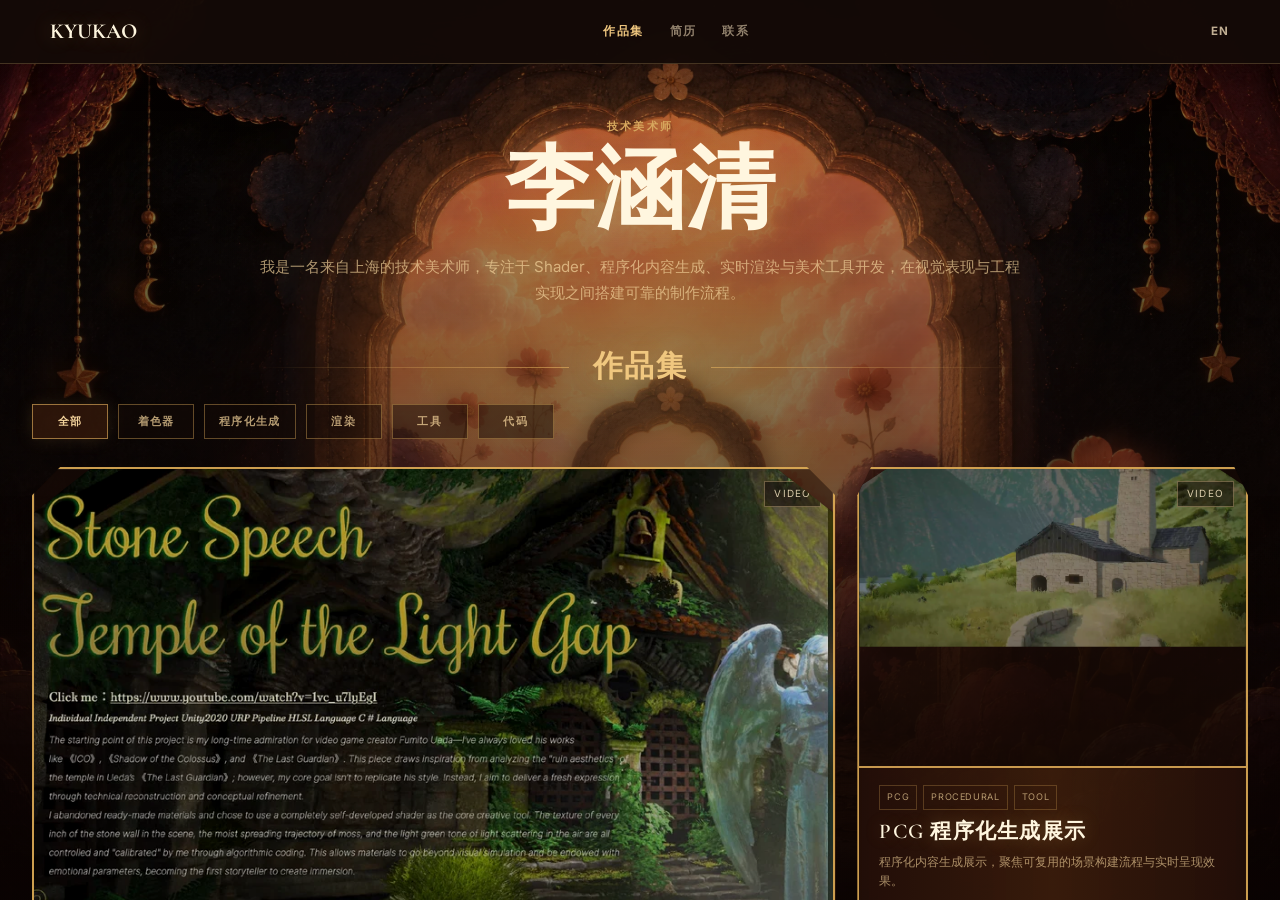
<file: index.html>
<!DOCTYPE html>
<html lang="zh-CN">
<head>
  <meta charset="UTF-8" />
  <meta name="viewport" content="width=device-width, initial-scale=1.0" />
  <title>KYUKAO | Portfolio Entry</title>
  <style>
    @import url('https://fonts.googleapis.com/css2?family=Cormorant+Garamond:wght@500;600;700&family=Inter:wght@400;500;700&display=swap');

    :root {
      --ink: #1d110c;
      --paper: #fff4dc;
      --gold: #f8cf84;
      --glow: rgba(255, 183, 96, 0.56);
      --shadow: rgba(18, 7, 4, 0.72);
    }

    * { box-sizing: border-box; }

    html,
    body {
      width: 100%;
      min-height: 100%;
      margin: 0;
      background: #050302;
      color: var(--paper);
      font-family: Inter, "PingFang SC", "Microsoft YaHei", sans-serif;
      overflow: hidden;
    }

    button,
    a {
      font: inherit;
    }

    .entry-stage {
      position: fixed;
      inset: 0;
      isolation: isolate;
      background: #050302;
    }

    .video-layer,
    .opening-video {
      position: absolute;
      inset: 0;
      width: 100%;
      height: 100%;
    }

    .opening-video {
      object-fit: cover;
      opacity: 0;
      transform: scale(1.025);
      filter: saturate(0.96) contrast(1.04) brightness(0.86);
      transition: opacity 700ms ease, transform 6s cubic-bezier(0.16, 1, 0.3, 1), filter 700ms ease;
      background: #050302;
    }

    .opening-video.is-active.is-loaded {
      opacity: 1;
      transform: scale(1.06);
      filter: saturate(1.02) contrast(1.06) brightness(0.9);
    }

    .grade {
      position: absolute;
      inset: 0;
      z-index: 2;
      pointer-events: none;
      background:
        radial-gradient(circle at 50% 42%, rgba(255, 202, 133, 0.1), transparent 30%),
        linear-gradient(90deg, rgba(5, 2, 1, 0.2), transparent 20%, transparent 80%, rgba(5, 2, 1, 0.24)),
        linear-gradient(180deg, rgba(5, 2, 1, 0.32), transparent 26%, rgba(5, 2, 1, 0.42));
      mix-blend-mode: multiply;
    }

    .brand {
      position: absolute;
      top: 50%;
      left: 50%;
      z-index: 5;
      transform: translate(-50%, -50%);
      width: min(86vw, 900px);
      text-align: center;
      pointer-events: none;
      transition: opacity 700ms ease, transform 700ms ease, filter 700ms ease;
    }

    .brand.is-hidden {
      opacity: 0;
      transform: translate(-50%, calc(-50% - 16px));
      filter: blur(8px);
    }

    .brand__name {
      margin: 0;
      font-family: "Cormorant Garamond", Georgia, serif;
      font-size: clamp(3rem, 8vw, 8rem);
      font-weight: 700;
      letter-spacing: 0;
      line-height: 0.86;
      color: #fff4df;
      text-shadow: 0 6px 32px rgba(0, 0, 0, 0.5), 0 0 22px rgba(255, 194, 120, 0.26);
    }

    .brand__role {
      width: min(92vw, 680px);
      margin: 18px auto 0;
      font-size: clamp(0.72rem, 1.4vw, 0.95rem);
      font-weight: 700;
      letter-spacing: 0.22em;
      line-height: 1.6;
      text-transform: uppercase;
      color: rgba(255, 234, 197, 0.82);
      text-shadow: 0 2px 12px rgba(0, 0, 0, 0.5);
    }

    .start-layer {
      position: absolute;
      inset: 0;
      z-index: 8;
      display: grid;
      place-items: end center;
      padding: 0 24px clamp(38px, 7vh, 86px);
      border: 0;
      color: inherit;
      background: transparent;
      cursor: pointer;
      transition: opacity 500ms ease, visibility 500ms ease, background 500ms ease;
    }

    .start-layer.is-waiting {
      background: rgba(0, 0, 0, 0.01);
    }

    .start-layer.is-loading {
      cursor: wait;
    }

    .start-layer.is-loading .start-prompt {
      opacity: 0.62;
    }

    .start-layer.is-hidden {
      opacity: 0;
      visibility: hidden;
      pointer-events: none;
    }

    .start-prompt {
      display: inline-flex;
      align-items: center;
      justify-content: center;
      min-width: 168px;
      min-height: 44px;
      padding: 10px 24px;
      border: 1px solid rgba(255, 221, 167, 0.55);
      border-radius: 999px;
      color: rgba(255, 237, 206, 0.88);
      background: rgba(18, 8, 4, 0.36);
      backdrop-filter: blur(10px);
      box-shadow: 0 12px 38px rgba(0, 0, 0, 0.34), inset 0 0 18px rgba(255, 207, 132, 0.08);
      font-size: 0.72rem;
      font-weight: 700;
      letter-spacing: 0.16em;
      text-transform: uppercase;
    }

    .entry-ui {
      position: absolute;
      inset: 0;
      z-index: 4;
      pointer-events: none;
    }

    .entry-ui.is-ready {
      pointer-events: auto;
    }

    .entry-item {
      position: absolute;
      left: var(--x);
      top: var(--y);
      width: var(--w);
      aspect-ratio: var(--ratio);
      display: block;
      color: var(--paper);
      text-decoration: none;
      opacity: 0;
      transform: translate(-50%, -50%) translateY(18px) scale(0.96);
      filter: blur(6px);
      transition:
        opacity 1050ms ease,
        transform 1050ms cubic-bezier(0.16, 1, 0.3, 1),
        filter 1050ms ease;
      transition-delay: var(--delay);
      pointer-events: none;
    }

    .entry-ui.is-visible .entry-item {
      opacity: 1;
      transform: translate(-50%, -50%) translateY(0) scale(1);
      filter: blur(0);
      pointer-events: auto;
    }

    .entry-item__art {
      position: absolute;
      inset: 0;
      transition: transform 420ms ease, filter 420ms ease;
      filter: drop-shadow(0 18px 24px rgba(25, 6, 2, 0.34));
    }

    .entry-item__art::before,
    .entry-item__art::after {
      content: "";
      position: absolute;
      inset: -9%;
      z-index: 3;
      opacity: 0;
      pointer-events: none;
      border-radius: 48% 48% 10px 10px / 30% 30% 10px 10px;
      transition: opacity 260ms ease, transform 360ms ease;
    }

    .entry-item__art::before {
      border: 1px solid rgba(255, 219, 134, 0.7);
      box-shadow: 0 0 18px rgba(255, 190, 94, 0.42), inset 0 0 18px rgba(255, 218, 138, 0.18);
      transform: scale(0.96);
    }

    .entry-item__art::after {
      background:
        radial-gradient(circle at 28% 22%, rgba(255, 247, 198, 0.95) 0 1.5px, transparent 2.5px),
        radial-gradient(circle at 72% 18%, rgba(255, 207, 112, 0.85) 0 1.2px, transparent 2.5px),
        radial-gradient(circle at 86% 48%, rgba(255, 236, 171, 0.82) 0 1.4px, transparent 2.6px),
        radial-gradient(circle at 18% 62%, rgba(255, 205, 102, 0.72) 0 1.1px, transparent 2.4px);
      filter: drop-shadow(0 0 8px rgba(255, 202, 106, 0.8));
      transform: translateY(6px);
    }

    .entry-item__preview {
      position: absolute;
      left: 14.5%;
      right: 14.5%;
      top: 17%;
      bottom: 11%;
      border-radius: 48% 48% 6px 6px / 28% 28% 6px 6px;
      overflow: hidden;
      background: rgba(15, 8, 5, 0.7);
      box-shadow: inset 0 0 34px rgba(0, 0, 0, 0.44);
    }

    .entry-item__preview img {
      width: 100%;
      height: 100%;
      display: block;
      object-fit: cover;
      transform: scale(1.03);
      transition: transform 600ms ease, filter 600ms ease;
      filter: saturate(0.9) contrast(0.95) brightness(0.84);
    }

    .entry-item__frame {
      position: absolute;
      inset: 0;
      width: 100%;
      height: 100%;
      object-fit: contain;
      pointer-events: none;
    }

    .entry-item::after {
      content: "";
      position: absolute;
      inset: 7% 9%;
      border-radius: 48% 48% 8px 8px / 28% 28% 8px 8px;
      opacity: 0;
      background: radial-gradient(circle at 50% 38%, rgba(255, 206, 119, 0.3), transparent 58%);
      box-shadow: 0 0 32px rgba(255, 184, 92, 0.32), inset 0 0 24px rgba(255, 204, 124, 0.2);
      transition: opacity 420ms ease;
      pointer-events: none;
    }

    .entry-item__label {
      position: absolute;
      left: 50%;
      bottom: calc(100% + clamp(8px, 1.4vw, 18px));
      transform: translateX(-50%);
      min-width: max-content;
      font-family: "Cormorant Garamond", Georgia, serif;
      font-size: clamp(1.65rem, 2.7vw, 3.1rem);
      font-weight: 700;
      line-height: 1;
      color: rgba(46, 23, 14, 0.94);
      text-shadow: 0 1px 0 rgba(255, 232, 185, 0.42), 0 9px 26px rgba(255, 172, 88, 0.18);
      transition: color 360ms ease, transform 360ms ease, text-shadow 360ms ease;
    }

    .entry-item:hover .entry-item__art,
    .entry-item:focus-visible .entry-item__art {
      transform: translateY(-10px) scale(1.06);
      filter:
        drop-shadow(0 24px 32px rgba(25, 6, 2, 0.44))
        drop-shadow(0 0 22px rgba(255, 191, 104, 0.62))
        drop-shadow(0 0 44px rgba(255, 214, 125, 0.28));
    }

    .entry-item:hover .entry-item__preview img,
    .entry-item:focus-visible .entry-item__preview img {
      transform: scale(1.12);
      filter: saturate(1.08) contrast(1.03) brightness(1.08);
    }

    .entry-item:hover::after,
    .entry-item:focus-visible::after {
      opacity: 1;
    }

    .entry-item:hover .entry-item__art::before,
    .entry-item:focus-visible .entry-item__art::before,
    .entry-item:hover .entry-item__art::after,
    .entry-item:focus-visible .entry-item__art::after {
      opacity: 1;
      transform: translateY(0) scale(1);
    }

    .entry-item:hover .entry-item__preview,
    .entry-item:focus-visible .entry-item__preview {
      box-shadow:
        0 0 0 1px rgba(255, 229, 150, 0.6),
        0 0 22px rgba(255, 196, 96, 0.5),
        inset 0 0 34px rgba(255, 217, 142, 0.2);
    }

    .entry-item:hover .entry-item__label,
    .entry-item:focus-visible .entry-item__label {
      color: rgba(25, 10, 4, 0.98);
      transform: translateX(-50%) translateY(-3px);
      text-shadow: 0 1px 0 rgba(255, 238, 200, 0.52), 0 0 22px rgba(255, 190, 104, 0.36);
    }

    .entry-item:hover .entry-item__label::after,
    .entry-item:focus-visible .entry-item__label::after,
    .entry-item.is-selected .entry-item__label::after {
      content: "";
      position: absolute;
      left: 14%;
      right: 14%;
      bottom: -8px;
      height: 1px;
      background: linear-gradient(90deg, transparent, rgba(255, 239, 190, 0.95), transparent);
      box-shadow: 0 0 10px rgba(255, 204, 119, 0.5);
    }

    .entry-item:active .entry-item__art,
    .entry-item.is-pressing .entry-item__art {
      transform: translateY(2px) scale(0.985);
      filter: drop-shadow(0 12px 20px rgba(25, 6, 2, 0.38)) drop-shadow(0 0 30px rgba(255, 205, 112, 0.62));
    }

    .entry-item:active .entry-item__art::before,
    .entry-item.is-pressing .entry-item__art::before {
      opacity: 1;
      animation: entryRipple 520ms ease-out;
    }

    .entry-item.is-selected::before {
      content: "";
      position: absolute;
      left: var(--trail-left, 50%);
      top: var(--trail-top, 94%);
      z-index: -1;
      width: var(--trail-w, 24vw);
      height: var(--trail-h, 14vh);
      border-radius: 0 0 56% 56%;
      opacity: 0;
      transform-origin: 0 50%;
      transform: rotate(var(--trail-angle, 18deg)) scaleX(0);
      border-bottom: 4px solid rgba(255, 219, 126, 0.9);
      border-right: 2px solid rgba(255, 219, 126, 0.36);
      background:
        radial-gradient(circle at 8% 82%, rgba(255, 244, 190, 0.95) 0 2px, transparent 4px),
        radial-gradient(circle at 32% 92%, rgba(255, 203, 93, 0.85) 0 1.5px, transparent 3px),
        radial-gradient(circle at 58% 98%, rgba(255, 241, 175, 0.75) 0 1.5px, transparent 3px);
      box-shadow:
        0 0 18px rgba(255, 198, 95, 0.9),
        0 0 42px rgba(255, 157, 58, 0.45),
        inset 0 -10px 12px rgba(255, 187, 88, 0.18);
      animation: entryTrail 700ms ease-out 80ms forwards;
    }

    .entry-item.is-selected .entry-item__art::before,
    .entry-item.is-selected .entry-item__art::after {
      opacity: 1;
      transform: scale(1.04);
    }

    .entry-item.is-selected .entry-item__art {
      transform: translateY(-8px) scale(1.08);
      filter:
        drop-shadow(0 24px 34px rgba(25, 6, 2, 0.42))
        drop-shadow(0 0 28px rgba(255, 205, 112, 0.82))
        drop-shadow(0 0 64px rgba(255, 168, 72, 0.4));
    }

    .entry-item.is-selected .entry-item__preview {
      box-shadow:
        0 0 0 2px rgba(255, 236, 166, 0.86),
        0 0 28px rgba(255, 206, 105, 0.78),
        0 0 58px rgba(255, 168, 72, 0.36),
        inset 0 0 32px rgba(255, 228, 150, 0.25);
    }

    .entry-item.is-selected .entry-item__label {
      color: #fff8df;
      text-shadow: 0 2px 12px rgba(12, 4, 2, 0.65), 0 0 24px rgba(255, 213, 130, 0.68);
    }

    .entry-ui.is-exiting .entry-item {
      transition-delay: 0ms;
      opacity: 0.38;
      filter: brightness(0.68) saturate(0.78);
      pointer-events: none;
    }

    .entry-ui.is-exiting .entry-item.is-selected {
      opacity: 1;
      transform: translate(-50%, -50%) scale(1.08);
      filter: blur(0) brightness(1.08);
    }

    .entry-item[data-target="resume"] { --trail-angle: -1deg; --trail-w: 42vw; --trail-h: 16vh; --trail-left: 52%; --trail-top: 94%; }
    .entry-item[data-target="portfolio"] { --trail-angle: 9deg; --trail-w: 27vw; --trail-h: 16vh; --trail-left: 50%; --trail-top: 94%; }
    .entry-item[data-target="about"] { --trail-angle: 171deg; --trail-w: 27vw; --trail-h: 16vh; --trail-left: 48%; --trail-top: 94%; }
    .entry-item[data-target="contact"] { --trail-angle: 181deg; --trail-w: 42vw; --trail-h: 16vh; --trail-left: 48%; --trail-top: 94%; }

    @keyframes entryRipple {
      0% { transform: scale(0.92); opacity: 1; }
      100% { transform: scale(1.18); opacity: 0; }
    }

    @keyframes entryTrail {
      0% { opacity: 0; transform: rotate(var(--trail-angle, 18deg)) scaleX(0); }
      30% { opacity: 1; }
      100% { opacity: 1; transform: rotate(var(--trail-angle, 18deg)) scaleX(1); }
    }

    .entry-stage::after {
      content: "";
      position: absolute;
      left: 31%;
      right: 31%;
      top: 54%;
      bottom: 0;
      z-index: 3;
      pointer-events: none;
      opacity: 0;
      clip-path: polygon(46% 0, 54% 0, 64% 100%, 36% 100%);
      background:
        radial-gradient(ellipse at 50% 4%, rgba(255, 242, 176, 0.82), transparent 38%),
        linear-gradient(180deg, rgba(255, 213, 111, 0.5), rgba(255, 161, 57, 0.18) 56%, transparent);
      filter: blur(7px) drop-shadow(0 0 26px rgba(255, 183, 74, 0.72));
      mix-blend-mode: screen;
      transition: opacity 520ms ease;
    }

    .entry-stage.is-routing::after {
      opacity: 1;
    }

    .entry-item {
      cursor: pointer;
    }

    .entry-item.is-pressing {
      cursor: grabbing;
    }

    .entry-item__art {
      z-index: 2;
    }

    .entry-item__art::before {
      inset: -9%;
      border: 0;
      background: radial-gradient(ellipse at 50% 54%, transparent 42%, rgba(255, 230, 142, 0.32) 50%, transparent 61%);
      box-shadow: none;
      mix-blend-mode: screen;
      transform: scale(0.96);
    }

    .entry-item__art::after {
      inset: -22%;
      background:
        radial-gradient(circle at 18% 84%, rgba(255, 247, 194, 1) 0 2px, transparent 4px),
        radial-gradient(circle at 26% 20%, rgba(255, 224, 138, 0.95) 0 1.5px, transparent 3px),
        radial-gradient(circle at 72% 14%, rgba(255, 247, 194, 0.9) 0 1.5px, transparent 3px),
        radial-gradient(circle at 88% 58%, rgba(255, 206, 91, 0.86) 0 1.4px, transparent 3px),
        radial-gradient(circle at 42% 96%, rgba(255, 236, 168, 0.78) 0 1.3px, transparent 3px);
      filter: drop-shadow(0 0 10px rgba(255, 220, 133, 0.95));
    }

    .entry-item:hover .entry-item__art,
    .entry-item:focus-visible .entry-item__art {
      transform: translateY(-10px) scale(1.065);
      filter:
        drop-shadow(0 24px 32px rgba(25, 6, 2, 0.44))
        drop-shadow(0 0 22px rgba(255, 225, 146, 0.7))
        drop-shadow(0 0 54px rgba(255, 158, 56, 0.38));
    }

    .entry-item:hover .entry-item__preview img,
    .entry-item:focus-visible .entry-item__preview img {
      filter: saturate(1.14) contrast(1.06) brightness(1.2);
    }

    .entry-item.is-pressing .entry-item__art,
    .entry-item:active .entry-item__art {
      transform: translateY(3px) scale(1.015);
    }

    .entry-item.is-selected {
      z-index: 6;
    }

    .entry-item.is-selected::before {
      z-index: 1;
      left: var(--trail-left, 50%);
      top: var(--trail-top, 94%);
      width: var(--trail-w, 28vw);
      height: 12px;
      border: 0;
      border-radius: 999px;
      background:
        radial-gradient(circle at 8% 50%, rgba(255, 248, 196, 1) 0 4px, transparent 7px),
        linear-gradient(90deg, rgba(255, 247, 184, 0.96), rgba(255, 199, 78, 0.78) 48%, transparent 100%);
      box-shadow:
        0 0 14px rgba(255, 244, 178, 0.95),
        0 0 34px rgba(255, 193, 80, 0.86),
        0 0 76px rgba(255, 139, 34, 0.52);
      filter: blur(0.2px);
      mix-blend-mode: screen;
      animation: entryTrail 820ms cubic-bezier(.16,.8,.24,1) 70ms forwards;
    }

    .entry-item.is-selected::after {
      opacity: 0;
    }

    .entry-item.is-selected .entry-item__art {
      transform: translateY(-12px) scale(1.11);
      filter:
        drop-shadow(0 28px 36px rgba(25, 6, 2, 0.46))
        drop-shadow(0 0 30px rgba(255, 239, 170, 0.96))
        drop-shadow(0 0 72px rgba(255, 166, 57, 0.56));
    }

    .entry-item.is-selected .entry-item__art::before,
    .entry-item.is-selected .entry-item__art::after {
      opacity: 1;
      transform: scale(1.06);
    }

    .entry-item.is-selected .entry-item__preview img {
      transform: scale(1.1);
      filter: saturate(1.2) contrast(1.08) brightness(1.3);
    }

    .entry-item:hover .entry-item__frame,
    .entry-item:focus-visible .entry-item__frame {
      filter:
        brightness(1.12)
        drop-shadow(0 0 7px rgba(255, 244, 184, 0.86))
        drop-shadow(0 0 20px rgba(255, 182, 72, 0.6));
    }

    .entry-item.is-selected .entry-item__frame {
      filter:
        brightness(1.26)
        contrast(1.06)
        drop-shadow(0 0 5px rgba(255, 255, 215, 1))
        drop-shadow(0 0 18px rgba(255, 220, 120, 0.96))
        drop-shadow(0 0 42px rgba(255, 147, 38, 0.72));
    }

    .entry-item.is-selected .entry-item__label {
      transform: translateX(-50%) translateY(-12px);
      color: #fff8df;
      text-shadow:
        0 2px 14px rgba(12, 4, 2, 0.78),
        0 0 18px rgba(255, 243, 184, 0.82),
        0 0 36px rgba(255, 183, 74, 0.58);
    }

    .entry-ui.is-exiting .entry-item:not(.is-selected) {
      opacity: 0.46;
      filter: brightness(0.56) saturate(0.72);
    }

    .entry-ui.is-exiting .entry-item.is-selected {
      opacity: 1;
      transform: translate(-50%, -50%) scale(1.05);
      filter: brightness(1.12);
    }

    .entry-flow {
      position: absolute;
      inset: 0;
      z-index: 5;
      width: 100%;
      height: 100%;
      pointer-events: none;
      opacity: 0;
      mix-blend-mode: screen;
      transition: opacity 240ms ease;
    }

    .entry-stage.is-routing .entry-flow {
      opacity: 1;
    }

    .entry-flow path {
      opacity: 0;
      fill: none;
      stroke-linecap: round;
      stroke-linejoin: round;
      stroke-dasharray: 92;
      stroke-dashoffset: 92;
    }

    .entry-flow .flow-core {
      stroke: rgba(255, 246, 181, 0.96);
      stroke-width: 0.28;
      filter: drop-shadow(0 0 0.8px rgba(255, 250, 210, 1)) drop-shadow(0 0 2px rgba(255, 176, 62, 0.95));
    }

    .entry-flow .flow-glow {
      stroke: rgba(255, 173, 52, 0.5);
      stroke-width: 1.05;
      filter: blur(0.55px) drop-shadow(0 0 5px rgba(255, 161, 45, 0.86));
    }

    .entry-stage[data-route="resume"] .entry-flow [data-flow="resume"],
    .entry-stage[data-route="portfolio"] .entry-flow [data-flow="portfolio"],
    .entry-stage[data-route="about"] .entry-flow [data-flow="about"],
    .entry-stage[data-route="contact"] .entry-flow [data-flow="contact"] {
      opacity: 1;
      animation: drawFlow 980ms cubic-bezier(.18,.82,.2,1) 80ms forwards;
    }

    .entry-item.is-selected::before {
      display: none;
    }

    @keyframes drawFlow {
      0% { stroke-dashoffset: 92; }
      100% { stroke-dashoffset: 0; }
    }

    .transition-wash {
      display: none;
    }

    .transition-wash.is-visible {
      display: none;
    }

    .entry-stage::after,
    .entry-item::after,
    .entry-item__art::before {
      display: none !important;
    }

    .fallback {
      position: absolute;
      left: 50%;
      bottom: 28px;
      z-index: 9;
      transform: translateX(-50%);
      display: none;
      color: rgba(255, 236, 205, 0.76);
      font-size: 0.78rem;
      text-align: center;
    }

    .fallback.is-visible {
      display: block;
    }

    @media (max-width: 900px) {
      body {
        overflow-y: auto;
      }

      .entry-stage {
        position: relative;
        min-height: 100vh;
        overflow: hidden;
      }

      .entry-ui {
        position: relative;
        z-index: 6;
        display: grid;
        grid-template-columns: repeat(2, minmax(0, 1fr));
        gap: 46px 16px;
        width: min(92vw, 620px);
        margin: 52vh auto 80px;
        padding: 0 10px;
      }

      .entry-item,
      .entry-ui.is-exiting .entry-item.is-selected {
        position: relative;
        left: auto;
        top: auto;
        width: 100%;
        transform: translateY(18px) scale(0.96);
      }

      .entry-ui.is-visible .entry-item {
        transform: translateY(0) scale(1);
      }

      .entry-item__label {
        font-size: clamp(1.55rem, 8vw, 2.2rem);
        color: rgba(255, 232, 196, 0.92);
        text-shadow: 0 4px 20px rgba(0, 0, 0, 0.46);
      }

      .brand {
        top: 38%;
      }

    }

    @media (max-height: 600px) {
      .brand {
        top: 40%;
      }

      .start-layer {
        padding-bottom: 20px;
      }

      .start-prompt {
        min-height: 40px;
        padding: 8px 20px;
      }
    }

    @media (max-width: 520px) {
      .entry-ui {
        grid-template-columns: 1fr;
        width: min(74vw, 320px);
        gap: 54px;
      }

      .entry-item__label {
        bottom: calc(100% + 10px);
      }
    }

    @media (prefers-reduced-motion: reduce) {
      .opening-video,
      .brand,
      .start-layer,
      .entry-item,
      .entry-item__art,
      .entry-item__preview img,
      .transition-wash {
        transition-duration: 1ms !important;
      }
    }
    .portfolio-embed {
      position: fixed;
      inset: 0;
      z-index: 1;
      width: 100%;
      height: 100%;
      border: 0;
      background: transparent;
      transition: opacity 120ms ease;
    }

    /* Remains visible through iframe navigations, so a page switch never
       reveals the iframe's default dark canvas. */
    .shared-page-bg {
      position: fixed;
      inset: -18px;
      z-index: 0;
      pointer-events: none;
      background: url("assets/entry/universal-bg-4k.webp") center center / cover no-repeat;
      filter: saturate(1.06) brightness(0.82);
      transform: scale(1.015);
    }

    .shared-page-bg::after {
      content: "";
      position: absolute;
      inset: -24px;
      background: inherit;
      background-position: center center;
      filter: blur(10px);
      opacity: 0.52;
      -webkit-mask-image: radial-gradient(ellipse at center, #000 0%, #000 34%, transparent 72%);
      mask-image: radial-gradient(ellipse at center, #000 0%, #000 34%, transparent 72%);
    }

    .iframe-transition-shell {
      position: fixed;
      inset: 0;
      z-index: 2;
      display: flex;
      align-items: flex-start;
      padding: 22px 32px;
      pointer-events: none;
      opacity: 0;
      visibility: hidden;
      transition: opacity 140ms ease, visibility 0s linear 140ms;
    }

    .iframe-transition-nav {
      display: flex;
      align-items: center;
      justify-content: space-between;
      width: 100%;
      min-height: 34px;
      padding-bottom: 16px;
      border-bottom: 1px solid rgba(240, 199, 127, 0.18);
      color: rgba(255, 241, 213, 0.76);
      font-family: Inter, "PingFang SC", "Microsoft YaHei", sans-serif;
      font-size: 0.72rem;
      font-weight: 700;
      letter-spacing: 0.14em;
      text-transform: uppercase;
    }

    .iframe-transition-brand {
      color: #fff6df;
      font-family: "Cormorant Garamond", Georgia, serif;
      font-size: 1.34rem;
      font-weight: 700;
      letter-spacing: 0;
      text-transform: none;
    }

    .iframe-transition-links {
      display: flex;
      gap: clamp(16px, 2vw, 28px);
    }

    body.is-frame-switching .iframe-transition-shell {
      opacity: 1;
      visibility: visible;
      transition-delay: 0s;
    }

    body.is-frame-switching .portfolio-embed {
      opacity: 0;
    }

    .entry-stage {
      z-index: 2;
      transition: opacity 760ms ease, visibility 760ms ease;
    }

    .entry-stage.is-complete {
      opacity: 0;
      visibility: hidden;
      pointer-events: none;
    }
  </style>
</head>
<body>
  <div class="shared-page-bg" aria-hidden="true"></div>
  <div class="iframe-transition-shell" aria-hidden="true">
    <div class="iframe-transition-nav">
      <span class="iframe-transition-brand">KYUKAO</span>
      <span class="iframe-transition-links"><span data-shell-label="portfolio">作品集</span><span data-shell-label="resume">简历</span><span data-shell-label="contact">联系</span></span>
    </div>
  </div>
  <iframe class="portfolio-embed" id="portfolioEmbed" data-src="portfolio.html" title="KYUKAO portfolio"></iframe>
  <main class="entry-stage" aria-label="KYUKAO portfolio entrance">
    <div class="video-layer" aria-hidden="true">
      <video id="openingOne" class="opening-video is-active" src="assets/entry/video/opening-1-ui.mp4" preload="metadata" autoplay playsinline muted></video>
    </div>

    <div class="grade" aria-hidden="true"></div>

    <section class="brand" id="brand">
      <h1 class="brand__name">KYUKAO</h1>
      <p class="brand__role">Technical Artist</p>
    </section>


    <button class="start-layer" id="startLayer" type="button" aria-label="Enter KYUKAO portfolio">
      <span class="start-prompt">Click to Enter</span>
    </button>

    <div class="transition-wash" id="transitionWash" aria-hidden="true"></div>
    <p class="fallback" id="fallback">Video unavailable. Opening portfolio...</p>

  </main>

  <script>
    const urlLang = new URLSearchParams(window.location.search).get('lang');
    let entryLang = urlLang === 'zh' || urlLang === 'en' ? urlLang : 'zh';
    try { entryLang = urlLang === 'zh' || urlLang === 'en' ? urlLang : localStorage.getItem('lang') || 'zh'; } catch (e) {}
    const portfolioEmbed = document.getElementById('portfolioEmbed');
    const loadPortfolio = () => {
      if (!portfolioEmbed || portfolioEmbed.src) return;
      portfolioEmbed.src = portfolioEmbed.dataset.src + '?lang=' + entryLang;
    };
    const setFrameTransition = (active) => {
      document.body.classList.toggle('is-frame-switching', active);
    };
    const updateTransitionLabels = () => {
      const labels = entryLang === 'zh'
        ? { portfolio: '作品集', resume: '简历', contact: '联系' }
        : { portfolio: 'Portfolio', resume: 'Resume', contact: 'Contact' };
      document.querySelectorAll('[data-shell-label]').forEach((item) => {
        item.textContent = labels[item.dataset.shellLabel];
      });
    };
    const wireFrameNavigation = () => {
      const frameWindow = portfolioEmbed.contentWindow;
      const frameDocument = portfolioEmbed.contentDocument;
      if (!frameWindow || !frameDocument || frameDocument.documentElement.dataset.transitionWired) return;
      frameDocument.documentElement.dataset.transitionWired = 'true';
      frameDocument.addEventListener('click', (event) => {
        const link = event.target.closest('a[href]');
        if (
          event.defaultPrevented ||
          !link ||
          link.target ||
          link.hasAttribute('download') ||
          link.classList.contains('js-video-open') ||
          link.hasAttribute('data-video-url')
        ) return;
        const href = link.getAttribute('href');
        if (!href || href.charAt(0) === '#' || /^(mailto:|tel:|https?:\/\/)/i.test(href)) return;
        setFrameTransition(true);
      });
      frameWindow.addEventListener('pagehide', () => setFrameTransition(true), { once: true });
    };

    const openingOne = document.getElementById('openingOne');
    const startLayer = document.getElementById('startLayer');
    const brand = document.getElementById('brand');
    const transitionWash = document.getElementById('transitionWash');
    const fallback = document.getElementById('fallback');
    let hasStarted = false;
    let openingOneComplete = false;
    const transitionLeadTime = 0.5;
    startLayer.classList.add('is-loading');
    updateTransitionLabels();

    portfolioEmbed.addEventListener('load', () => {
      wireFrameNavigation();
      window.requestAnimationFrame(() => window.requestAnimationFrame(() => {
        window.setTimeout(() => setFrameTransition(false), 100);
      }));
    });

    const goToPortfolio = () => {
      if (hasStarted) return;
      hasStarted = true;
      openingOne.pause();
      openingOne.removeAttribute('src');
      openingOne.load();
      loadPortfolio();
      startLayer.classList.add('is-hidden');
      brand.classList.add('is-hidden');
      window.setTimeout(() => {
        document.querySelector('.entry-stage').classList.add('is-complete');
        document.documentElement.style.overflow = 'hidden';
        document.body.style.overflow = 'hidden';
      }, 420);
    };

    const showFallback = () => {
      loadPortfolio();
      fallback.classList.add('is-visible');
      brand.classList.add('is-hidden');
      startLayer.classList.add('is-hidden');
      window.setTimeout(goToPortfolio, 500);
    };

    const playVideo = async (video) => {
      try {
        await video.play();
      } catch (error) {
        showFallback();
      }
    };

    openingOne.addEventListener('loadeddata', () => {
      openingOne.classList.add('is-loaded');
      startLayer.classList.remove('is-loading');
    }, { once: true });

    const startExperience = async () => {
      if (hasStarted) return;
      if (!openingOneComplete) {
        openingOneComplete = true;
      }
      goToPortfolio();
    };

    const beginPortfolioTransition = () => {
      if (openingOneComplete) return;
      openingOneComplete = true;
      startLayer.classList.add('is-waiting');
      goToPortfolio();
    };

    // Start the handoff while the final half-second of the opening is still playing.
    openingOne.addEventListener('timeupdate', () => {
      if (!Number.isFinite(openingOne.duration)) return;
      if (openingOne.duration - openingOne.currentTime <= transitionLeadTime) {
        beginPortfolioTransition();
      }
    });

    openingOne.addEventListener('ended', () => {
      beginPortfolioTransition();
    });

    openingOne.addEventListener('error', showFallback);
    openingOne.addEventListener('loadedmetadata', () => {
      openingOne.playbackRate = 3;
    });
    startLayer.addEventListener('click', startExperience);
    document.addEventListener('keydown', (event) => {
      if (event.key === 'Enter' || event.key === ' ') startExperience();
    });

    openingOne.load();
    openingOne.playbackRate = 3;
    if (openingOne.readyState >= 2) openingOne.classList.add('is-loaded');
    playVideo(openingOne);
  </script>
</body>
</html>
</file>
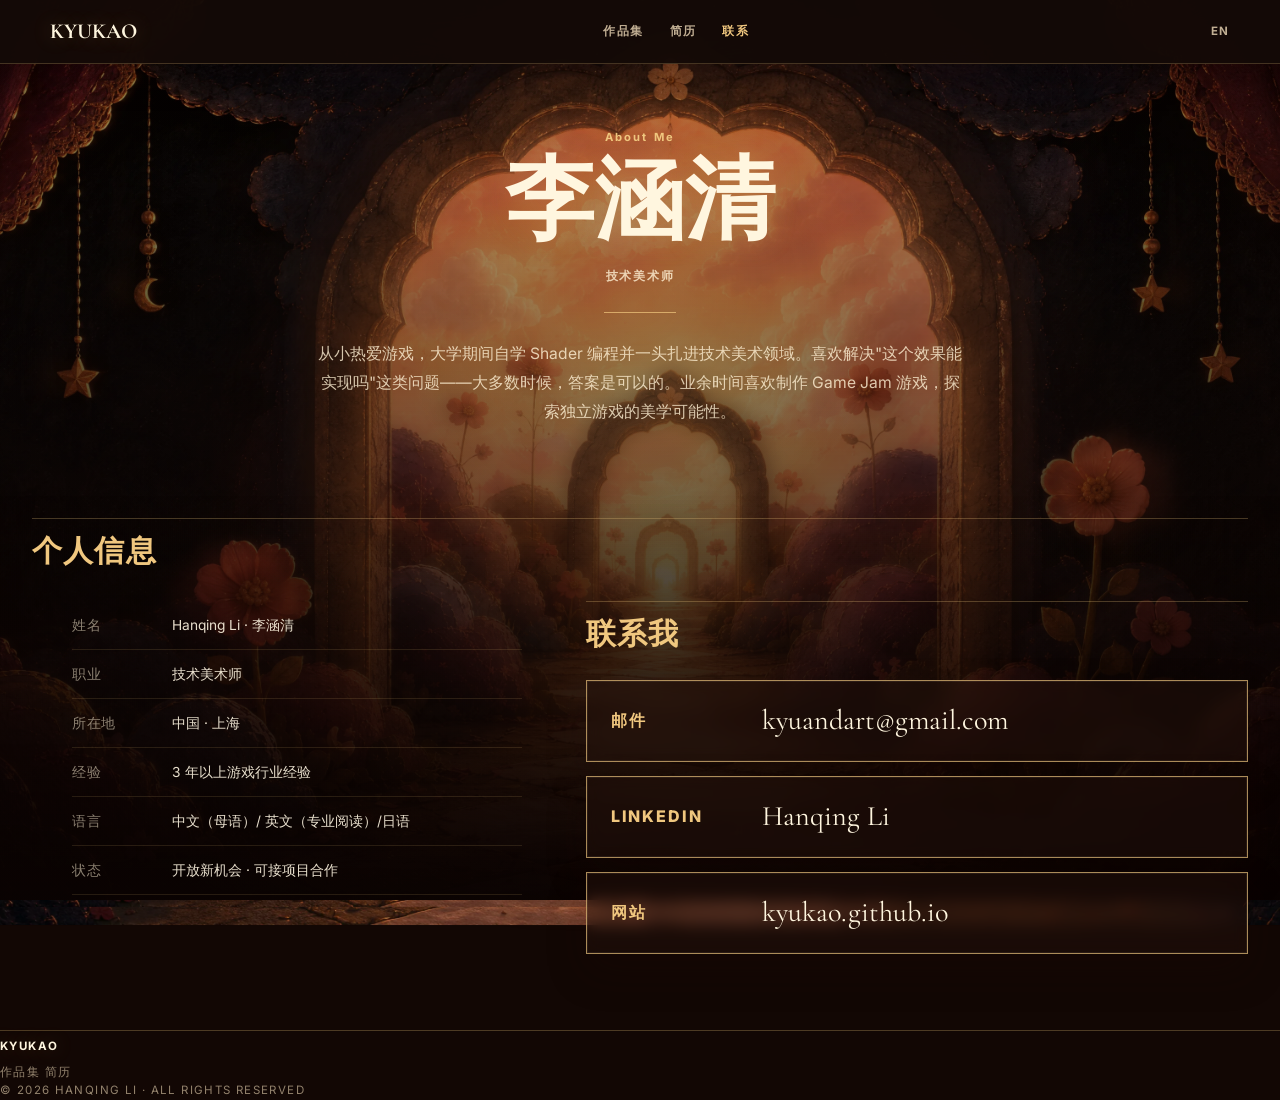
<file: contact.html>
<!DOCTYPE html>
<html lang="zh-CN">
<head>
  <meta charset="UTF-8" />
  <meta name="viewport" content="width=device-width, initial-scale=1.0" />
  <title>Contact | Hanqing Li · KYUKAO</title>
  <link rel="stylesheet" href="assets/entry/scene-pages.css?v=20260711e" />
  <link rel="preload" as="image" href="assets/entry/universal-bg-4k.webp" />
  <style>
    * { box-sizing: border-box; }
    body { margin: 0; overflow-x: hidden; }
    a { color: inherit; text-decoration: none; }
    body.about-scene .contact-list {
      display: grid;
      gap: 14px;
      margin: 0;
    }
    body.about-scene .contact-side {
      min-width: 0;
      align-self: start;
    }
    body.about-scene .contact-side .block-title {
      margin: 0 0 18px !important;
      font-size: clamp(1.65rem, 2.35vw, 2.45rem) !important;
      font-weight: 700 !important;
      line-height: 1 !important;
      letter-spacing: 0.04em !important;
    }
    body.about-scene .contact-link {
      display: grid;
      grid-template-columns: minmax(110px, 0.28fr) minmax(0, 1fr);
      gap: 22px;
      align-items: center;
      min-height: 82px;
      padding: 18px 24px;
      border: 1px solid var(--scene-gold-soft);
      background: rgba(35, 16, 10, 0.5);
      box-shadow: 0 18px 38px rgba(24, 7, 3, 0.28), inset 0 0 0 1px rgba(255, 239, 197, 0.07);
      backdrop-filter: blur(8px);
      transition: transform 180ms ease, border-color 180ms ease, background 180ms ease;
    }
    body.about-scene .contact-link:hover {
      transform: translateY(-2px);
      border-color: rgba(255, 224, 160, 0.86);
      background: rgba(68, 31, 15, 0.58);
    }
    body.about-scene .contact-label {
      color: var(--scene-gold);
      font-family: var(--scene-font);
      font-size: clamp(0.95rem, 1.25vw, 1.15rem);
      font-weight: 800;
      letter-spacing: 0.12em;
      text-transform: uppercase;
    }
    body.about-scene .contact-value {
      min-width: 0;
      color: var(--scene-paper);
      font-family: var(--scene-display);
      font-size: clamp(1.25rem, 2.2vw, 1.9rem);
      line-height: 1.1;
      overflow-wrap: anywhere;
    }
    @media (max-width: 680px) {
      body.about-scene .contact-link { grid-template-columns: 1fr; gap: 8px; min-height: 0; }
    }
  </style>
</head>
<body class="scene-page about-scene">
  <nav>
    <a href="index.html" class="nav-logo">KYUKAO</a>
    <ul class="nav-links" id="navLinks">
      <li><a href="portfolio.html" data-i18n="nav.portfolio">Portfolio</a></li>
      <li><a href="resume.html" data-i18n="nav.resume">Resume</a></li>
      <li><a href="contact.html" class="active" data-i18n="nav.contact">Contact</a></li>
    </ul>
    <div class="nav-toggle" id="navToggle"><span></span><span></span><span></span></div>
  </nav>

  <div class="about-hero">
    <div class="hero-text">
      <p class="section-label" data-i18n="about.label">About Me</p>
      <h1 class="hero-name" data-i18n="about.name">Hanqing Li</h1>
      <p class="hero-role" data-i18n="about.role">Technical Artist</p>
      <div class="divider"></div>
      <p class="hero-bio" data-i18n="about.info.desc">I enjoy bringing technical ideas and art direction together to make expressive real-time experiences.</p>
    </div>
  </div>

  <main class="about-body">
    <section class="about-info">
      <h2 class="block-title" data-i18n="about.info.title">Personal Info</h2>
      <ul class="info-list">
        <li><span class="info-key" data-i18n="about.info.name.key">Name</span><span class="info-val" data-i18n="about.info.name.val">Hanqing Li</span></li>
        <li><span class="info-key" data-i18n="about.info.job.key">Role</span><span class="info-val" data-i18n="about.info.job.val">Technical Artist</span></li>
        <li><span class="info-key" data-i18n="about.info.loc.key">Location</span><span class="info-val" data-i18n="about.info.loc.val">Shanghai, China</span></li>
        <li><span class="info-key" data-i18n="about.info.exp.key">Experience</span><span class="info-val" data-i18n="about.info.exp.val">3+ years</span></li>
        <li><span class="info-key" data-i18n="about.info.lang.key">Languages</span><span class="info-val" data-i18n="about.info.lang.val">Chinese / English</span></li>
        <li><span class="info-key" data-i18n="about.info.status.key">Status</span><span class="info-val" data-i18n="about.info.status.val">Open to opportunities</span></li>
      </ul>
      <div class="contact-side">
        <h2 class="block-title" data-i18n="about.contact.title">Contact</h2>
        <div class="contact-list">
          <a class="contact-link" data-contact-page-key="email" href="mailto:kyuandart@sina.com"><span class="contact-label" data-i18n="contact.email.label">Email</span><span class="contact-value">kyuandart@gmail.com</span></a>
          <a class="contact-link" data-contact-page-key="linkedin" href="https://www.linkedin.com/in/hanqing-li-000069223" target="_blank" rel="noreferrer"><span class="contact-label" data-i18n="contact.linkedin.label">LinkedIn</span><span class="contact-value">Hanqing Li</span></a>
          <a class="contact-link" data-contact-page-key="website" href="https://kyukao.github.io/index.html" target="_blank" rel="noreferrer"><span class="contact-label" data-i18n="contact.website.label">Website</span><span class="contact-value">kyukao.github.io</span></a>
        </div>
      </div>
    </section>
  </main>

  <footer>
    <span class="footer-logo">KYUKAO</span>
    <div class="footer-links">
      <a href="portfolio.html" data-i18n="footer.portfolio">Portfolio</a>
      <a href="resume.html" data-i18n="footer.resume">Resume</a>
    </div>
    <span data-i18n="footer.copy">© 2026 Hanqing Li · All rights reserved</span>
  </footer>

  <script src="config.js"></script>
  <script src="js/typography.js"></script>
  <script src="js/content.js"></script>
  <script src="js/i18n.js"></script>
  <script src="assets/entry/scene-background.js?v=20260711"></script>
  <script>
  </script>
</body>
</html>
</file>
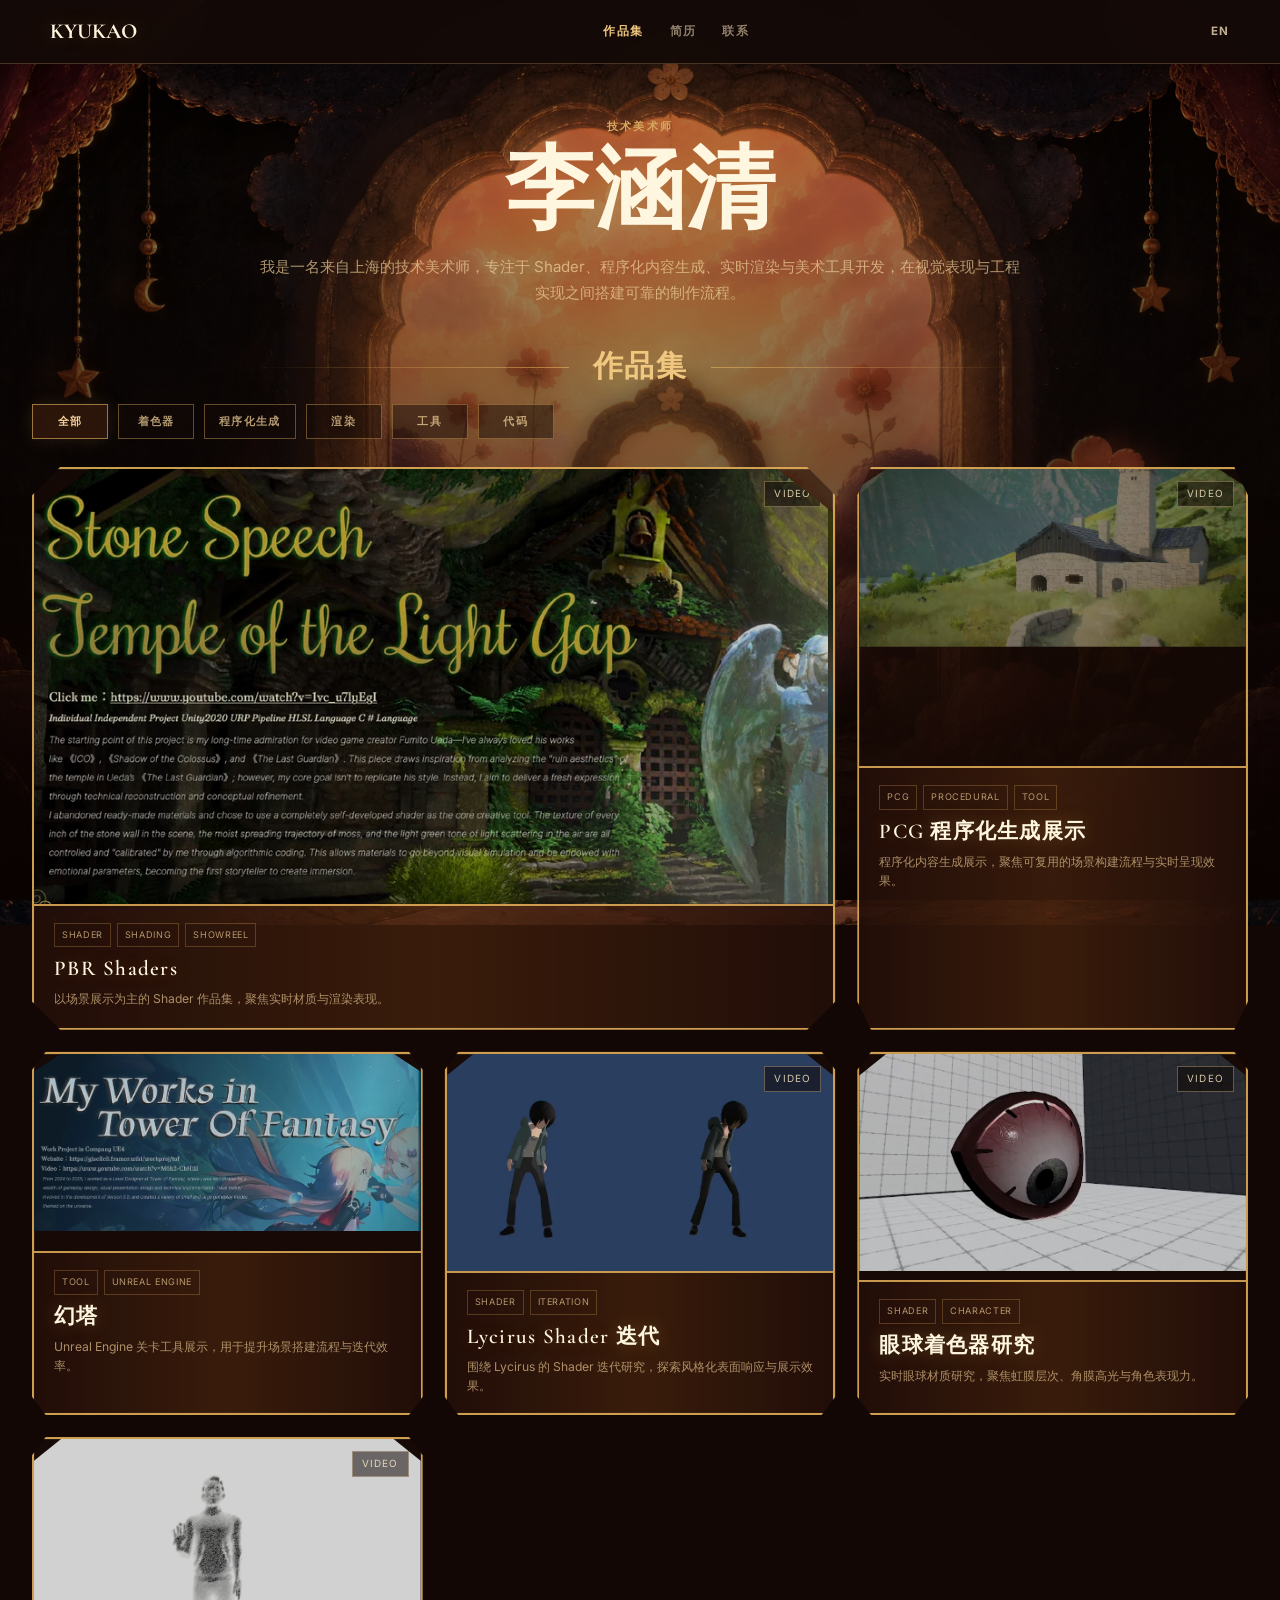
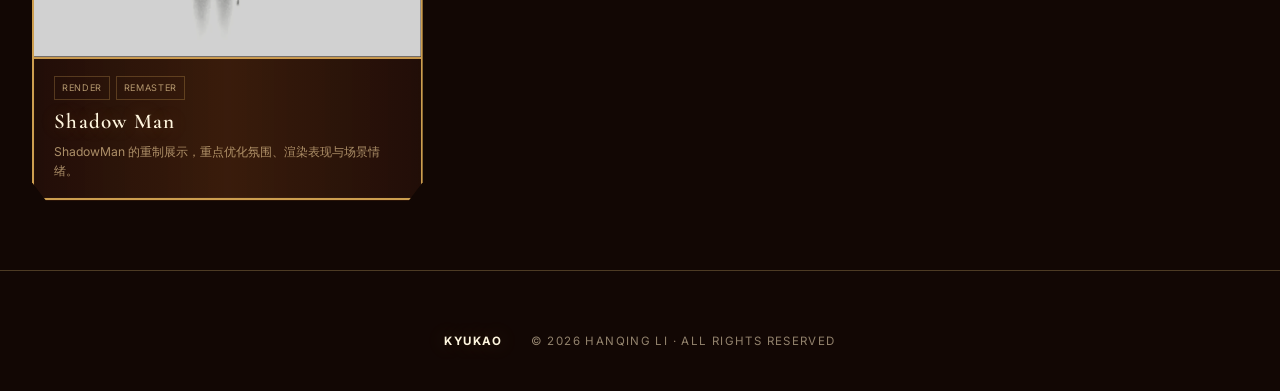
<file: portfolio.html>
<!DOCTYPE html>
<html lang="zh-CN">
<head>
  <meta charset="UTF-8" />
  <meta name="viewport" content="width=device-width, initial-scale=1.0" />
  <title>Portfolio | Hanqing Li - KYUKAO</title>
  <style>
    @import url('https://fonts.googleapis.com/css2?family=Cormorant+Garamond:wght@500;600;700&family=Inter:wght@400;500;700&display=swap');

    :root {
      --gold: #d7a85f;
      --gold-soft: rgba(226, 176, 94, 0.62);
      --gold-dim: rgba(226, 176, 94, 0.22);
      --ink: #090504;
      --panel: rgba(21, 11, 8, 0.66);
      --paper: #f5d59d;
      --muted: rgba(245, 213, 157, 0.68);
      --shadow: rgba(8, 3, 2, 0.78);
      --font: Inter, "PingFang SC", "Microsoft YaHei", sans-serif;
      --display: "Cormorant Garamond", Georgia, serif;
    }

    *, *::before, *::after { box-sizing: border-box; }
    html { scroll-behavior: smooth; }
    body {
      min-height: 100vh;
      margin: 0;
      color: var(--paper);
      font-family: var(--font);
      overflow-x: hidden;
      background: transparent;
    }

    a { color: inherit; text-decoration: none; }
    img, video { display: block; max-width: 100%; }

    .portfolio-bg-video {
      position: fixed;
      top: 0;
      left: 0;
      width: 100vw;
      height: 100vh;
      z-index: -2;
      pointer-events: none;
      object-fit: cover;
      background: #070403;
    }

    .portfolio-bg-grade {
      position: fixed;
      inset: 0;
      z-index: -1;
      pointer-events: none;
      background:
        radial-gradient(circle at 50% 42%, rgba(255, 187, 95, 0.08), transparent 30%),
        linear-gradient(180deg, rgba(7, 3, 2, 0.2), rgba(7, 3, 2, 0.36));
    }

    .portfolio-shell {
      position: relative;
      width: min(1080px, calc(100vw - 40px));
      margin: 0 auto;
      padding: 92px 0 72px;
    }
    .intro {
      min-height: 48vh;
      display: flex;
      align-items: center;
      padding: 72px 22px 38px;
    }

    .intro__inner {
      width: min(760px, 100%);
      margin: 0 auto;
      text-align: center;
    }

    .intro__eyebrow {
      margin: 0 0 14px;
      color: var(--gold);
      font-size: 0.7rem;
      font-weight: 700;
      letter-spacing: 0.18em;
      text-transform: uppercase;
    }

    .intro__title {
      margin: 0;
      color: var(--paper);
      font-family: var(--display);
      font-size: clamp(2.7rem, 6vw, 5.6rem);
      line-height: 0.94;
      letter-spacing: 0;
      text-shadow: 0 0 28px rgba(226, 176, 94, 0.24);
    }

    .intro__copy {
      width: min(610px, 100%);
      margin: 22px auto 0;
      color: var(--muted);
      font-size: clamp(0.9rem, 1.5vw, 1.05rem);
      line-height: 1.8;
    }

    .top-nav {
      position: fixed;
      top: 22px;
      left: 32px;
      right: 32px;
      z-index: 20;
      display: flex;
      align-items: center;
      justify-content: space-between;
      color: rgba(245, 213, 157, 0.76);
      font-size: 0.72rem;
      letter-spacing: 0.15em;
      text-transform: uppercase;
      pointer-events: none;
    }

    .top-nav a,
    .top-nav button {
      pointer-events: auto;
    }

    .nav-logo {
      font-family: var(--display);
      font-size: 1.25rem;
      font-weight: 700;
      color: var(--paper);
      text-shadow: 0 0 18px rgba(226, 176, 94, 0.32);
    }

    .nav-links {
      display: flex;
      align-items: center;
      gap: 22px;
      margin: 0;
      padding: 0;
      list-style: none;
    }

    .nav-links a {
      opacity: 0.72;
      transition: opacity 180ms ease, color 180ms ease;
    }

    .nav-links a:hover,
    .nav-links a.active {
      opacity: 1;
      color: var(--gold);
    }

    .nav-toggle,
    .lang-toggle {
      display: none;
    }

    .works-heading {
      display: grid;
      grid-template-columns: 1fr auto 1fr;
      align-items: center;
      gap: 22px;
      width: min(720px, 76vw);
      margin: 0 auto 34px;
      color: var(--gold);
    }

    .works-heading::before,
    .works-heading::after {
      content: "";
      height: 1px;
      background: linear-gradient(90deg, transparent, var(--gold-soft));
    }

    .works-heading::after {
      background: linear-gradient(90deg, var(--gold-soft), transparent);
    }

    .works-heading span {
      position: relative;
      font-family: var(--display);
      font-size: clamp(2rem, 3vw, 2.8rem);
      font-weight: 700;
      letter-spacing: 0.28em;
      text-transform: uppercase;
      text-shadow: 0 0 22px rgba(226, 176, 94, 0.28);
    }

    .works-heading span::before,
    .works-heading span::after {
      content: "✿";
      position: absolute;
      top: 50%;
      transform: translateY(-50%);
      color: var(--gold-soft);
      font-size: 1.2rem;
      letter-spacing: 0;
    }

    .works-heading span::before { right: calc(100% + 28px); }
    .works-heading span::after { left: calc(100% + 18px); }

    .filter-bar {
      display: flex;
      flex-wrap: wrap;
      justify-content: center;
      gap: 10px;
      margin: -12px auto 34px;
      padding: 0 18px;
    }

    .filter-btn {
      min-width: 76px;
      padding: 9px 14px;
      border: 1px solid rgba(226, 176, 94, 0.4);
      background: rgba(21, 11, 8, 0.48);
      color: rgba(245, 213, 157, 0.72);
      font-family: var(--font);
      font-size: 0.68rem;
      font-weight: 700;
      letter-spacing: 0.12em;
      text-transform: uppercase;
      cursor: pointer;
      transition: color 180ms ease, border-color 180ms ease, background 180ms ease, box-shadow 180ms ease;
    }

    .filter-btn:hover,
    .filter-btn.active {
      color: var(--paper);
      border-color: var(--gold-soft);
      background: rgba(72, 35, 15, 0.56);
      box-shadow: 0 0 18px rgba(226, 176, 94, 0.14);
    }

    .portfolio-frame {
      position: relative;
      display: grid;
      grid-template-columns: repeat(2, minmax(0, 1fr));
      gap: 48px 34px;
      padding: 0 22px;
    }

    .portfolio-grid {
      display: contents;
    }

    .no-results {
      display: none !important;
    }

    .works-section {
      grid-column: 1 / -1;
      display: grid;
      grid-template-columns: minmax(70px, 1fr) auto minmax(70px, 1fr);
      align-items: center;
      gap: 18px;
      width: min(640px, 74vw);
      margin: 10px auto -10px;
      color: var(--gold);
    }

    .works-section::before,
    .works-section::after {
      content: "";
      height: 1px;
      background: linear-gradient(90deg, transparent, var(--gold-soft));
    }

    .works-section::after {
      background: linear-gradient(90deg, var(--gold-soft), transparent);
    }

    .works-section-title {
      margin: 0;
      font-family: var(--display);
      font-size: clamp(1.45rem, 2.1vw, 2.1rem);
      font-weight: 700;
      letter-spacing: 0.12em;
      color: var(--gold);
      text-align: center;
      text-transform: uppercase;
      text-shadow: 0 0 18px rgba(226, 176, 94, 0.22);
    }

    .works-section.is-filter-hidden {
      display: none !important;
    }

    .work-card {
      position: relative;
      min-width: 0;
      background: var(--panel);
      border: 1px solid var(--gold-soft);
      box-shadow:
        0 22px 38px var(--shadow),
        inset 0 0 0 1px rgba(255, 233, 178, 0.08);
      overflow: visible;
      isolation: isolate;
      opacity: 0;
      transform: translateY(18px);
      transition: opacity 700ms ease, transform 700ms ease, filter 360ms ease;
    }

    .work-card.visible {
      opacity: 1;
      transform: translateY(0);
    }

    .work-card::before,
    .work-card::after {
      content: "";
      position: absolute;
      inset: -9px;
      z-index: 2;
      pointer-events: none;
      border: 1px solid var(--gold-dim);
      clip-path: polygon(0 7%, 7% 0, 93% 0, 100% 7%, 100% 93%, 93% 100%, 7% 100%, 0 93%);
    }

    .work-card::after {
      inset: -16px;
      border-color: rgba(226, 176, 94, 0.16);
      filter: blur(0.2px);
    }

    .work-thumb {
      position: relative;
      aspect-ratio: 16 / 9;
      overflow: hidden;
      background: rgba(12, 7, 6, 0.78);
      clip-path: polygon(0 7%, 5% 0, 95% 0, 100% 7%, 100% 93%, 95% 100%, 5% 100%, 0 93%);
    }

    .work-thumb-bg,
    .work-thumb-video {
      width: 100%;
      height: 100%;
      object-fit: cover;
      background-size: cover;
      background-position: center;
      filter: saturate(0.96) contrast(1.03) brightness(0.82);
      transform: scale(1.01);
      transition: transform 700ms ease, filter 700ms ease;
    }

    .work-thumb-bg {
      display: grid;
      place-items: center;
      color: var(--muted);
      min-height: 100%;
      padding: 24px;
      text-align: center;
    }

    .work-card:hover {
      filter: drop-shadow(0 0 20px rgba(226, 176, 94, 0.18));
    }

    .work-card:hover .work-thumb-bg,
    .work-card:hover .work-thumb-video {
      transform: scale(1.07);
      filter: saturate(1.08) contrast(1.06) brightness(0.94);
    }

    .work-info {
      position: relative;
      display: block;
      min-height: 66px;
      padding: 14px 22px 12px;
      border-top: 1px solid var(--gold-dim);
      background: linear-gradient(90deg, rgba(27, 11, 7, 0.76), rgba(64, 31, 15, 0.45), rgba(27, 11, 7, 0.76));
      text-align: center;
    }

    .work-title {
      margin: 0;
      font-family: var(--display);
      font-size: clamp(1.45rem, 2.3vw, 2rem);
      font-weight: 600;
      letter-spacing: 0.13em;
      color: var(--paper);
      line-height: 1.1;
      text-shadow: 0 0 18px rgba(226, 176, 94, 0.26);
    }

    .work-desc,
    .work-tags,
    .work-links {
      display: none;
    }

    .video-badge {
      position: absolute;
      top: 12px;
      right: 12px;
      z-index: 4;
      padding: 4px 9px;
      border: 1px solid rgba(245, 213, 157, 0.35);
      color: rgba(255, 238, 203, 0.82);
      background: rgba(12, 5, 3, 0.52);
      font-size: 0.62rem;
      letter-spacing: 0.12em;
    }

    .play-icon {
      position: absolute;
      inset: 0;
      z-index: 3;
      display: grid;
      place-items: center;
      opacity: 0;
      background: radial-gradient(circle at 50% 50%, rgba(0, 0, 0, 0.28), transparent 34%);
      transition: opacity 240ms ease;
    }

    .play-icon svg {
      width: 50px;
      height: 50px;
      fill: rgba(255, 238, 203, 0.9);
      filter: drop-shadow(0 0 16px rgba(226, 176, 94, 0.42));
    }

    .work-card:hover .play-icon {
      opacity: 1;
    }

    .work-card.is-filter-hidden {
      display: none !important;
    }

    footer {
      display: flex;
      align-items: center;
      justify-content: center;
      gap: 28px;
      padding: 54px 24px 34px;
      color: rgba(245, 213, 157, 0.52);
      font-size: 0.72rem;
      letter-spacing: 0.12em;
      text-transform: uppercase;
    }

    .footer-logo,
    .footer-links {
      display: none;
    }

    .reveal.visible {
      opacity: 1;
      transform: translateY(0);
    }

    @media (max-width: 900px) {
      body {
        overflow-y: auto;
      }

      .top-nav {
        left: 18px;
        right: 18px;
      }

      .nav-links {
        gap: 14px;
        font-size: 0.64rem;
      }

      .portfolio-shell {
        width: min(92vw, 560px);
        padding-top: 86px;
      }

      .portfolio-frame {
        grid-template-columns: 1fr;
        gap: 42px;
        padding: 0;
      }

      .works-heading {
        width: 100%;
      }

      .filter-bar {
        margin-bottom: 28px;
      }

      .works-section {
        width: 100%;
      }
    }

    @media (max-width: 560px) {
      .nav-links {
        display: none;
      }

      .portfolio-shell {
        padding-top: 76px;
      }
      .intro {
        min-height: 44vh;
        padding: 56px 4px 26px;
      }

      .works-heading {
        gap: 14px;
      }

      .works-heading span {
        font-size: 1.8rem;
        letter-spacing: 0.2em;
      }

      footer {
        line-height: 1.6;
        text-align: center;
      }
    }
  </style>
    <link rel="stylesheet" href="assets/entry/scene-pages.css?v=20260711e" />
    <link rel="preload" as="image" href="assets/entry/universal-bg-4k.webp" />
  <style>
    .portfolio-theater .works-section {
      grid-column: 1 / -1 !important;
      display: grid !important;
      grid-template-columns: minmax(70px, 1fr) auto minmax(70px, 1fr) !important;
      align-items: center !important;
      gap: 18px !important;
      width: min(640px, 74vw) !important;
      margin: 10px auto -10px !important;
    }

    .portfolio-theater .works-section::before,
    .portfolio-theater .works-section::after {
      content: "" !important;
      height: 1px !important;
      background: linear-gradient(90deg, transparent, var(--scene-gold-soft)) !important;
    }

    .portfolio-theater .works-section::after {
      background: linear-gradient(90deg, var(--scene-gold-soft), transparent) !important;
    }

    .portfolio-theater .works-section-title {
      margin: 0 !important;
      color: var(--scene-gold) !important;
      font-family: var(--scene-display) !important;
      font-size: clamp(1.45rem, 2.1vw, 2.1rem) !important;
      font-weight: 700 !important;
      letter-spacing: 0.12em !important;
      text-align: center !important;
      text-transform: uppercase !important;
    }

    .portfolio-theater .works-section.is-filter-hidden {
      display: none !important;
    }

    .portfolio-theater .work-card.is-filter-hidden {
      display: none !important;
    }

    /* Project covers favor the right side of each source image. */
    body.portfolio-theater .work-thumb-bg.has-image { background-position: right center !important; background-size: 108% auto !important; }

    /* Editorial portfolio hierarchy: one lead case, two supporting cases. */
    body.portfolio-theater .portfolio-shell { width: min(1440px, calc(100vw - 64px)) !important; }
    body.portfolio-theater .intro { min-height: 32vh !important; padding-bottom: 34px !important; }
    body.portfolio-theater .intro__inner { width: min(880px, 100%) !important; }
    body.portfolio-theater .intro__copy { width: min(760px, 100%) !important; font-size: clamp(.9rem, 1.18vw, 1.02rem) !important; line-height: 1.72 !important; }
    body.portfolio-theater .works-heading { margin-bottom: 22px !important; }
    body.portfolio-theater .filter-bar { justify-content: flex-start !important; margin: 0 0 28px !important; padding: 0 !important; }
    body.portfolio-theater .portfolio-frame { grid-template-columns: repeat(12, minmax(0, 1fr)) !important; gap: 22px !important; align-items: stretch !important; }
    body.portfolio-theater .work-card { display: grid !important; grid-template-rows: auto minmax(124px, auto) !important; clip-path: polygon(0 5%, 3.5% 0, 96.5% 0, 100% 5%, 100% 95%, 96.5% 100%, 3.5% 100%, 0 95%) !important; }
    body.portfolio-theater .work-card { grid-column: span var(--portfolio-span, 4) !important; }
    body.portfolio-theater .work-card.is-filter-hidden { display: none !important; }
    body.portfolio-theater .work-card .work-thumb { aspect-ratio: var(--portfolio-aspect, 16/9) !important; }
    body.portfolio-theater .work-info { display: block !important; height: auto !important; min-height: 124px !important; padding: 17px 20px 18px !important; text-align: var(--portfolio-text-align, left) !important; }
    body.portfolio-theater .work-title { margin: 0 !important; font-size: clamp(1.2rem, 1.65vw, 1.75rem) !important; line-height: 1.08 !important; letter-spacing: .06em !important; }
    body.portfolio-theater .work-desc { display: block !important; margin: 9px 0 0 !important; color: rgba(245, 213, 157, .64) !important; font-size: .76rem !important; line-height: 1.58 !important; }
    body.portfolio-theater .work-tags { display: flex !important; flex-wrap: wrap !important; gap: 6px !important; margin-bottom: 10px !important; }
    body.portfolio-theater .work-tag { padding: 4px 7px !important; border: 1px solid rgba(226, 176, 94, .26) !important; color: rgba(245, 213, 157, .68) !important; font-size: .57rem !important; letter-spacing: .07em !important; text-transform: uppercase !important; }
    @media (max-width: 980px) {
      body.portfolio-theater .portfolio-frame { grid-template-columns: repeat(2, minmax(0, 1fr)) !important; }
      body.portfolio-theater .work-card.is-portfolio-feature { grid-column: 1 / -1 !important; }
      body.portfolio-theater .work-card.is-portfolio-secondary, body.portfolio-theater .work-card.is-portfolio-standard { grid-column: span 1 !important; }
    }
    @media (max-width: 620px) {
      body.portfolio-theater .portfolio-shell { width: min(100% - 32px, 560px) !important; }
      body.portfolio-theater .intro { min-height: 36vh !important; }
      body.portfolio-theater .filter-bar { justify-content: center !important; }
      body.portfolio-theater .portfolio-frame { grid-template-columns: 1fr !important; }
      body.portfolio-theater .work-card.is-portfolio-feature, body.portfolio-theater .work-card.is-portfolio-secondary, body.portfolio-theater .work-card.is-portfolio-standard { grid-column: 1 !important; margin-top: 0 !important; }
      body.portfolio-theater .work-card .work-thumb { aspect-ratio: 16 / 9 !important; }
    }  </style>
</head>
<body class="portfolio-theater scene-page">
  <div class="portfolio-bg-grade" aria-hidden="true"></div>

  <nav class="top-nav">
    <a href="index.html" class="nav-logo">KYUKAO</a>
    <ul class="nav-links" id="navLinks">
      <li><a href="portfolio.html" class="active" data-i18n="nav.portfolio">Portfolio</a></li>
      <li><a href="resume.html" data-i18n="nav.resume">Resume</a></li>
      <li><a href="contact.html" data-i18n="nav.contact">Contact</a></li>
    </ul>
    <div class="nav-toggle" id="navToggle"><span></span><span></span><span></span></div>
  </nav>

  <main class="portfolio-shell">
    <section class="intro" aria-labelledby="introTitle">
      <div class="intro__inner">
        <p class="intro__eyebrow" data-i18n="portfolio.intro.role">Technical Artist</p>
        <h1 class="intro__title" id="introTitle" data-i18n="portfolio.intro.name">Hanqing Li</h1>
        <p class="intro__copy" data-i18n="portfolio.intro.copy">Shaders / Tools / Animation / PCG</p>
      </div>
    </section>

    <header class="works-heading" aria-label="Works">
      <span data-i18n="portfolio.works">Works</span>
    </header>

    <div class="filter-bar" aria-label="Portfolio categories">
      <button type="button" class="filter-btn active" data-filter="all" data-i18n="filter.all">All</button>
      <button type="button" class="filter-btn" data-filter="shader" data-i18n="filter.shader">Shader</button>
      <button type="button" class="filter-btn" data-filter="pcg" data-i18n="filter.pcg">PCG</button>
      <button type="button" class="filter-btn" data-filter="render" data-i18n="filter.render">Render</button>
      <button type="button" class="filter-btn" data-filter="tool" data-i18n="filter.tool">Tools</button>
      <button type="button" class="filter-btn" data-filter="code" data-i18n="filter.code">Code</button>
    </div>

    <section class="portfolio-frame" aria-label="Portfolio works">
      <div class="portfolio-grid" id="workGridProject">
        <div class="no-results" id="noResultsProject" data-i18n="portfolio.empty.project">暂无完整项目作品</div>
      </div>
      <div class="portfolio-grid" id="workGridTool">
        <div class="no-results" id="noResultsTool" data-i18n="portfolio.empty.tool">暂无工具作品</div>
      </div>
      <div class="portfolio-grid" id="workGridArt">
        <div class="no-results" id="noResultsArt" data-i18n="portfolio.empty.art">暂无独立作品</div>
      </div>
    </section>
  </main>

  <footer>
    <span class="footer-logo">KYUKAO</span>
    <div class="footer-links">
      <a href="portfolio.html" data-i18n="footer.portfolio">作品集</a>
      <a href="resume.html" data-i18n="footer.resume">简历</a>
      <a href="contact.html" data-i18n="footer.contact">联系</a>
    </div>
    <span data-i18n="footer.copy">© 2026 Hanqing Li - All rights reserved</span>
  </footer>

  <script src="config.js?v=20260718a"></script>
  <script src="js/typography.js?v=20260528d"></script>
  <script src="js/content.js?v=20260718b"></script>
  <script src="js/i18n.js?v=20260718b"></script>
  <script src="assets/entry/scene-background.js?v=20260711"></script>
  <script>
    var revealObserver = new IntersectionObserver(function (entries) {
      entries.forEach(function (entry) {
        if (entry.isIntersecting) {
          entry.target.classList.add('visible');
          revealObserver.unobserve(entry.target);
        }
      });
    }, { threshold: 0.1 });

    function refinePortfolioTheater() {
      var cards = Array.from(document.querySelectorAll('#workGridProject .work-card, #workGridTool .work-card, #workGridArt .work-card'));
      cards.forEach(function (card, index) {
        card.style.transitionDelay = Math.min(index, 3) * 90 + 'ms';
        card.classList.toggle('is-portfolio-feature', index === 0);
        card.classList.toggle('is-portfolio-secondary', index === 1 || index === 2);
        card.classList.toggle('is-portfolio-standard', index >= 3);
        if (!card.dataset.layoutSpan) {
          card.style.setProperty('--portfolio-span', index === 0 ? '8' : '4');
          card.style.setProperty('--portfolio-aspect', index === 0 ? '16/8.7' : (index < 3 ? '16/7.35' : '16/9'));
        }
        var video = card.querySelector('.work-thumb-video');
        if (video && !video.dataset.hoverBound) {
          video.pause();
          video.removeAttribute('autoplay');
          video.dataset.hoverBound = 'true';
          card.addEventListener('mouseenter', function () {
            video.play().catch(function () {});
          });
          card.addEventListener('mouseleave', function () {
            video.pause();
          });
        }
      });
      applyPortfolioFilter();
    }

    function applyPortfolioFilter() {
      var active = document.querySelector('.filter-btn.active');
      var category = active ? active.dataset.filter : 'all';
      document.querySelectorAll('#workGridProject .work-card, #workGridTool .work-card, #workGridArt .work-card').forEach(function (card) {
        var visible = category === 'all' || card.dataset.category === category;
        card.classList.toggle('is-filter-hidden', !visible);
      });
    }

    document.querySelectorAll('.filter-btn').forEach(function (btn) {
      btn.addEventListener('click', function () {
        document.querySelectorAll('.filter-btn').forEach(function (item) {
          item.classList.toggle('active', item === btn);
        });
        applyPortfolioFilter();
      });
    });

    var portfolioGridObserver = new MutationObserver(refinePortfolioTheater);
    ['workGridProject', 'workGridTool', 'workGridArt'].forEach(function (id) {
      var grid = document.getElementById(id);
      if (grid) portfolioGridObserver.observe(grid, { childList: true });
    });

    function holdPortfolioBackground() {
      var bg = document.getElementById('portfolioBg');
      if (!bg) return;
      var seekToEnd = function () {
        if (!Number.isFinite(bg.duration) || bg.duration <= 0) return;
        bg.currentTime = Math.max(0, bg.duration - 0.08);
        bg.pause();
      };
      if (Number.isFinite(bg.duration) && bg.duration > 0) {
        seekToEnd();
      } else {
        bg.addEventListener('loadedmetadata', seekToEnd, { once: true });
      }
    }

    window.addEventListener('load', function () {
      try {
        holdPortfolioBackground();
        var hasCard = document.querySelector('#workGridProject .work-card, #workGridTool .work-card, #workGridArt .work-card');
        if (!hasCard && typeof renderPortfolioCards === 'function') {
          var lang = 'en';
          try { lang = localStorage.getItem('lang') || 'en'; } catch (e) {}
          renderPortfolioCards(lang);
        }
        refinePortfolioTheater();
      } catch (e) {
        console.error('[portfolio] render failed:', e);
      }
    });

    var portfolioRefineTimer = window.setInterval(function () {
      if (document.querySelector('#workGridProject .work-card, #workGridTool .work-card, #workGridArt .work-card')) {
        refinePortfolioTheater();
        window.clearInterval(portfolioRefineTimer);
      }
    }, 30);
  </script>
</body>
</html>
</file>
<file: assets/entry/scene-pages.css>
@import url('https://fonts.googleapis.com/css2?family=Cormorant+Garamond:wght@500;600;700&family=Inter:wght@400;500;700&display=swap');

:root {
  --scene-gold: #f0c77f;
  --scene-gold-soft: rgba(248, 207, 132, 0.66);
  --scene-gold-faint: rgba(248, 207, 132, 0.26);
  --scene-ink: #180c07;
  --scene-paper: #fff6df;
  --scene-muted: rgba(255, 241, 213, 0.8);
  --scene-panel: rgba(35, 16, 10, 0.52);
  --scene-display: "Cormorant Garamond", Georgia, serif;
  --scene-font: Inter, "PingFang SC", "Microsoft YaHei", sans-serif;
}

html {
  min-height: 100%;
}

body {
  min-height: 100vh;
  color: var(--scene-paper) !important;
  font-family: var(--scene-font) !important;
  isolation: isolate;
  background: #120704 !important;
}

/* Blurred first-paint fallback; prevents a sharp image from flashing before
   the shared depth-of-field layer is mounted by scene-background.js. */
body::before {
  content: "";
  position: fixed;
  inset: -18px;
  z-index: -5;
  pointer-events: none;
  background: url("universal-bg-4k.webp") center center / cover no-repeat;
  filter: saturate(1.06) brightness(0.82);
  transform: scale(1.015);
}

.scene-bg-image,
.scene-bg-video,
.portfolio-bg-video {
  position: fixed !important;
  inset: 0 !important;
  width: 100vw !important;
  height: 100vh !important;
  z-index: -4 !important;
  pointer-events: none !important;
}

.scene-bg-image {
  background-image: url("universal-bg-4k.webp");
  background-size: cover;
  background-position: center center;
  filter: saturate(1.06) brightness(0.82);
  transform: scale(1.015);
}

/* Keep the edges legible while adding a softer depth-of-field in the center. */
.scene-bg-image::after {
  content: "";
  position: absolute;
  inset: -24px;
  background: inherit;
  background-position: center center;
  filter: blur(10px);
  opacity: 0.52;
  -webkit-mask-image: radial-gradient(ellipse at center, #000 0%, #000 34%, transparent 72%);
  mask-image: radial-gradient(ellipse at center, #000 0%, #000 34%, transparent 72%);
  pointer-events: none;
}

.scene-bg-video,
.portfolio-bg-video {
  object-fit: cover !important;
  filter: saturate(1.06) brightness(0.86) !important;
  transform: scale(1.015) !important;
}

.scene-bg-video::after,
.portfolio-bg-video::after {
  content: "";
  position: absolute;
  inset: -24px;
  backdrop-filter: blur(10px);
  -webkit-backdrop-filter: blur(10px);
  -webkit-mask-image: radial-gradient(ellipse at center, #000 0%, #000 34%, transparent 72%);
  mask-image: radial-gradient(ellipse at center, #000 0%, #000 34%, transparent 72%);
  pointer-events: none;
}

.scene-bg-grade,
.portfolio-bg-grade {
  position: fixed !important;
  inset: 0 !important;
  z-index: -3 !important;
  pointer-events: none !important;
  background:
    radial-gradient(circle at 50% 34%, rgba(255, 197, 112, 0.12), transparent 28%),
    linear-gradient(180deg, rgba(37, 13, 6, 0.06), rgba(14, 5, 3, 0.68) 78%, rgba(10, 3, 2, 0.92)),
    linear-gradient(90deg, rgba(13, 5, 3, 0.28), transparent 22%, transparent 78%, rgba(13, 5, 3, 0.34)) !important;
}

body::after {
  content: "";
  position: fixed;
  inset: 55vh 0 0;
  z-index: -2;
  pointer-events: none;
  background: linear-gradient(180deg, transparent, rgba(10, 3, 2, 0.82));
}

#bgCanvas,
.grid-bg {
  display: none !important;
}

nav,
.top-nav {
  position: fixed !important;
  top: 22px !important;
  left: 32px !important;
  right: 32px !important;
  z-index: 30 !important;
  display: flex !important;
  align-items: center !important;
  justify-content: space-between !important;
  padding: 0 !important;
  border: 0 !important;
  background: transparent !important;
  backdrop-filter: none !important;
  color: var(--scene-muted) !important;
  font-family: var(--scene-font) !important;
  letter-spacing: 0.15em !important;
  text-transform: uppercase !important;
}

body.scene-page nav .nav-logo,
body.scene-page .top-nav .nav-logo,
.nav-logo,
.footer-logo {
  display: inline-flex !important;
  align-items: center !important;
  min-height: 32px !important;
  padding: 0 !important;
  border: 0 !important;
  background: transparent !important;
  color: var(--scene-paper) !important;
  font-family: var(--scene-display) !important;
  font-size: 1.28rem !important;
  font-weight: 700 !important;
  letter-spacing: 0 !important;
  line-height: 1 !important;
  text-transform: none !important;
  text-decoration: none !important;
  text-shadow: 0 0 20px rgba(232, 187, 111, 0.32) !important;
}

.nav-links {
  display: flex !important;
  align-items: center !important;
  gap: 22px !important;
  margin: 0 !important;
  padding: 0 !important;
  list-style: none !important;
}

.nav-links a,
.top-nav a,
.lang-toggle {
  color: var(--scene-muted) !important;
  border: 0 !important;
  background: transparent !important;
  font-size: 0.7rem !important;
  font-weight: 700 !important;
  letter-spacing: 0.14em !important;
  text-decoration: none !important;
  transition: color 180ms ease, opacity 180ms ease !important;
}

.nav-links a::after {
  background: var(--scene-gold) !important;
}

.nav-links a:hover,
.nav-links a.active,
.top-nav a:hover,
.top-nav a.active {
  color: var(--scene-gold) !important;
}

.scene-page main,
.portfolio-shell {
  position: relative !important;
  width: min(1480px, calc(100vw - 64px)) !important;
  margin: 0 auto !important;
  padding: 104px 0 70px !important;
}

.resume-scene {
  overflow-x: hidden;
}

.resume-scene .resume-layout {
  width: min(1580px, calc(100vw - 72px)) !important;
  margin: 0 auto !important;
  padding: 100px 0 72px !important;
}

.resume-scene > header {
  display: grid !important;
  grid-template-columns: auto minmax(0, 1fr);
  gap: clamp(24px, 3vw, 42px);
  align-items: center !important;
  width: min(1580px, calc(100vw - 72px));
  margin: 92px auto 30px !important;
  padding: clamp(18px, 2.5vw, 30px) !important;
  border: 2px solid var(--scene-gold-soft);
  border-radius: 28px;
  background: rgba(42, 18, 10, 0.58);
  box-shadow: 0 24px 60px rgba(24, 7, 3, 0.36), inset 0 0 0 1px rgba(255, 239, 197, 0.08);
  backdrop-filter: blur(12px);
  text-align: left !important;
}

.resume-scene > header::before {
  content: "HL";
  width: clamp(108px, 8vw, 148px);
  aspect-ratio: 1;
  display: grid;
  place-items: center;
  grid-row: 1 / span 3;
  border: 5px solid rgba(255, 211, 128, 0.78);
  border-radius: 50%;
  color: var(--scene-gold);
  background: rgba(22, 8, 4, 0.42);
  font-family: var(--scene-display);
  font-size: clamp(2.2rem, 3vw, 3rem);
  font-weight: 700;
}

.resume-scene > header p {
  margin: 0 !important;
  order: 2;
  color: var(--scene-gold) !important;
  font-family: var(--scene-font) !important;
  font-size: clamp(1.35rem, 3vw, 3.55rem) !important;
  font-weight: 500 !important;
  letter-spacing: 0.12em !important;
  text-transform: uppercase !important;
}

.resume-scene > header h1 {
  margin: 0 !important;
  order: 1;
  color: #fff7e7 !important;
  font-family: var(--scene-font) !important;
  font-size: clamp(2.4rem, 4.2vw, 4.8rem) !important;
  font-weight: 800 !important;
  letter-spacing: 0.02em !important;
  line-height: 0.98 !important;
  text-transform: uppercase !important;
}

.resume-scene > header > div {
  order: 3;
  justify-content: flex-start !important;
  gap: 14px 32px !important;
  color: rgba(255, 244, 222, 0.88) !important;
  font-size: clamp(0.9rem, 1.25vw, 1.25rem) !important;
  letter-spacing: 0.04em !important;
}

.resume-scene > header .btn-contact {
  display: none !important;
}

.resume-scene > main.max-w-5xl {
  display: grid !important;
  grid-template-columns: minmax(0, 1.45fr) minmax(360px, 0.95fr);
  gap: 30px;
  align-items: start;
  width: min(1580px, calc(100vw - 72px)) !important;
  max-width: none !important;
  margin: 0 auto !important;
  padding: 0 0 72px !important;
}

.resume-scene > main.max-w-5xl > section {
  min-width: 0;
  margin: 0 !important;
  padding: clamp(24px, 3vw, 42px);
  border: 2px solid var(--scene-gold-soft);
  border-radius: 28px;
  background: rgba(42, 18, 10, 0.54);
  box-shadow: 0 24px 60px rgba(24, 7, 3, 0.34), inset 0 0 0 1px rgba(255, 239, 197, 0.08);
  backdrop-filter: blur(12px);
}

.resume-scene > main.max-w-5xl > section:nth-of-type(1) {
  grid-column: 2;
  grid-row: 1;
}

.resume-scene > main.max-w-5xl > section:nth-of-type(2) {
  grid-column: 1;
  grid-row: 1 / span 2;
}

.resume-scene > main.max-w-5xl > section:nth-of-type(3) {
  grid-column: 1;
  grid-row: 3;
}

.resume-scene > main.max-w-5xl > section:nth-of-type(4) {
  grid-column: 2;
  grid-row: 2;
}

.resume-scene > main.max-w-5xl .grid {
  display: grid !important;
  grid-template-columns: 1fr !important;
  gap: 18px !important;
}

.resume-scene .resume-hero {
  display: grid;
  grid-template-columns: auto minmax(0, 1fr);
  gap: clamp(24px, 3vw, 42px);
  align-items: center;
  margin-bottom: 30px;
  padding: clamp(18px, 2.5vw, 30px);
  border: 2px solid var(--scene-gold-soft);
  border-radius: 28px;
  background: rgba(42, 18, 10, 0.58);
  box-shadow: 0 24px 60px rgba(24, 7, 3, 0.36), inset 0 0 0 1px rgba(255, 239, 197, 0.08);
  backdrop-filter: blur(12px);
}

.resume-scene .resume-avatar {
  width: clamp(108px, 8vw, 148px);
  aspect-ratio: 1;
  display: grid;
  place-items: center;
  border: 5px solid rgba(255, 211, 128, 0.78);
  border-radius: 50%;
  color: var(--scene-gold);
  background: rgba(22, 8, 4, 0.42);
  font-family: var(--scene-display);
  font-size: clamp(2.2rem, 3vw, 3rem);
  font-weight: 700;
}

.resume-scene .resume-name-line {
  display: flex;
  flex-wrap: wrap;
  gap: 18px 28px;
  align-items: baseline;
}

.resume-scene .resume-name-line h1 {
  margin: 0;
  font-family: var(--scene-font) !important;
  font-size: clamp(2.4rem, 4.4vw, 5rem) !important;
  font-weight: 800 !important;
  letter-spacing: 0.02em !important;
  line-height: 0.98;
  color: #fff7e7 !important;
}

.resume-scene .resume-role {
  font-family: var(--scene-font);
  font-size: clamp(1.35rem, 3.2vw, 3.8rem);
  font-weight: 500;
  letter-spacing: 0.12em;
  color: var(--scene-gold);
}

.resume-scene .resume-contact-row {
  display: flex;
  flex-wrap: wrap;
  gap: 14px 32px;
  margin-top: 18px;
  color: rgba(255, 244, 222, 0.88);
  font-size: clamp(0.9rem, 1.25vw, 1.25rem);
}

.resume-scene .resume-grid {
  display: grid;
  grid-template-columns: minmax(0, 1.45fr) minmax(360px, 0.95fr);
  gap: 30px;
  align-items: start;
}

.resume-scene .resume-side {
  display: grid;
  gap: 30px;
}

.resume-scene .resume-panel {
  min-width: 0;
  padding: clamp(24px, 3vw, 42px);
  border: 2px solid var(--scene-gold-soft);
  border-radius: 28px;
  background: rgba(42, 18, 10, 0.54);
  box-shadow: 0 24px 60px rgba(24, 7, 3, 0.34), inset 0 0 0 1px rgba(255, 239, 197, 0.08);
  backdrop-filter: blur(12px);
}

.resume-scene .resume-panel .section-title {
  margin: 0 0 22px !important;
  padding: 0 !important;
  border: 0 !important;
  color: var(--scene-gold) !important;
  font-family: var(--scene-font) !important;
  font-size: clamp(1.45rem, 2vw, 2.2rem) !important;
  font-weight: 800 !important;
  letter-spacing: 0.02em !important;
  text-transform: uppercase !important;
}

.resume-scene .glass-card {
  margin: 0 0 22px !important;
  padding: 0 !important;
  border: 0 !important;
  background: transparent !important;
  box-shadow: none !important;
  backdrop-filter: none !important;
}

.resume-scene .glass-card h3 {
  color: #fff8e9 !important;
  font-size: clamp(1.05rem, 1.25vw, 1.3rem) !important;
  text-transform: none !important;
  letter-spacing: 0 !important;
}

.resume-scene .glass-card p,
.resume-scene .glass-card li {
  color: rgba(255, 245, 224, 0.86) !important;
  font-size: clamp(0.95rem, 1vw, 1.08rem) !important;
  line-height: 1.7 !important;
}

.resume-scene .glass-card ul {
  margin-top: 12px !important;
  padding-left: 1.2rem !important;
}

.resume-scene .resume-skill-list {
  display: grid;
  gap: 13px;
  margin: 0;
  padding: 0;
  list-style: none;
  color: rgba(255, 245, 224, 0.9);
  font-size: clamp(1.05rem, 1.35vw, 1.35rem);
  line-height: 1.35;
}

.resume-scene .resume-skill-list li {
  color: rgba(255, 245, 224, 0.9) !important;
}

.resume-scene .resume-panel--skills,
.resume-scene .resume-panel--education {
  min-height: 260px;
}

.portfolio-shell {
  width: min(1720px, calc(100vw - 150px)) !important;
}

.works-heading {
  margin: 0 auto 34px !important;
  color: var(--scene-gold) !important;
}

.works-heading span,
.section-title,
.block-title,
.scene-title {
  color: var(--scene-gold) !important;
  font-family: var(--scene-display) !important;
  letter-spacing: 0.08em !important;
  text-transform: none !important;
  border-color: var(--scene-gold-faint) !important;
}

.portfolio-frame {
  display: grid !important;
  grid-template-columns: repeat(4, minmax(0, 1fr)) !important;
  gap: clamp(34px, 3.2vw, 58px) clamp(34px, 3.1vw, 56px) !important;
  width: 100% !important;
  padding: 0 !important;
}

.portfolio-grid {
  display: contents !important;
}

.portfolio-theater .work-card {
  display: none !important;
}

.portfolio-theater .work-card.is-portfolio-picked {
  display: block !important;
}

.portfolio-theater .work-card.is-portfolio-extra {
  display: block !important;
}

.portfolio-theater .work-card.is-filter-hidden {
  display: none !important;
}

.work-card {
  position: relative !important;
  min-width: 0 !important;
  display: grid !important;
  grid-template-rows: auto 54px !important;
  border: 2px solid rgba(241, 187, 95, 0.84) !important;
  border-radius: 0 !important;
  background: rgba(28, 12, 7, 0.5) !important;
  box-shadow:
    0 24px 42px rgba(24, 7, 3, 0.46),
    0 0 0 1px rgba(147, 82, 32, 0.76),
    inset 0 0 0 1px rgba(255, 239, 197, 0.08) !important;
  clip-path: polygon(0 10%, 7% 0, 93% 0, 100% 10%, 100% 90%, 93% 100%, 7% 100%, 0 90%) !important;
  overflow: visible !important;
}

.work-card::before {
  content: "" !important;
  position: absolute !important;
  inset: -7px !important;
  z-index: 4 !important;
  pointer-events: none !important;
  border: 1px solid rgba(255, 211, 128, 0.68) !important;
  clip-path: polygon(0 11%, 7% 0, 93% 0, 100% 11%, 100% 89%, 93% 100%, 7% 100%, 0 89%) !important;
}

.work-thumb {
  aspect-ratio: 1.52 / 1 !important;
  width: 100% !important;
  border: 0 !important;
  border-bottom-width: 0 !important;
  background: rgba(12, 5, 3, 0.62) !important;
  clip-path: polygon(0 10%, 7% 0, 93% 0, 100% 10%, 100% 100%, 0 100%) !important;
  overflow: hidden !important;
}

.work-thumb-bg,
.work-thumb-video {
  width: 100% !important;
  height: 100% !important;
  min-height: 0 !important;
  padding: 0 !important;
  object-fit: cover !important;
  background-size: cover !important;
  background-position: center center !important;
}

.work-info {
  display: grid !important;
  place-items: center !important;
  height: 54px !important;
  min-height: 54px !important;
  padding: 8px 12px !important;
  border-top: 2px solid rgba(241, 187, 95, 0.8) !important;
  background: linear-gradient(90deg, rgba(36, 15, 8, 0.84), rgba(92, 47, 20, 0.5), rgba(36, 15, 8, 0.84)) !important;
  text-align: center !important;
}

.work-title {
  color: var(--scene-paper) !important;
  font-family: var(--scene-display) !important;
  font-size: clamp(1rem, 1.24vw, 1.38rem) !important;
  letter-spacing: 0.11em !important;
}

.glass-card,
.avatar-placeholder,
.interest-item,
.contact-btn,
.scene-card {
  border: 1px solid var(--scene-gold-soft) !important;
  background: var(--scene-panel) !important;
  box-shadow:
    0 22px 42px rgba(24, 7, 3, 0.4),
    inset 0 0 0 1px rgba(255, 239, 197, 0.08) !important;
  backdrop-filter: blur(8px) !important;
}

.glass-card:hover,
.interest-item:hover,
.contact-btn:hover,
.scene-card:hover {
  border-color: rgba(255, 224, 160, 0.82) !important;
  box-shadow:
    0 26px 54px rgba(24, 7, 3, 0.52),
    0 0 26px rgba(232, 187, 111, 0.16) !important;
}

.tag,
.text-pink,
.info-val a,
.contact-btn-val {
  color: var(--scene-gold) !important;
}

.tag,
.btn-contact {
  border-color: var(--scene-gold-soft) !important;
  background: rgba(232, 187, 111, 0.1) !important;
  color: var(--scene-gold) !important;
}

.about-hero {
  min-height: auto !important;
  padding: 130px 60px 46px !important;
  border-bottom: 0 !important;
}

.about-hero::before,
.about-hero::after {
  display: none !important;
}

.hero-name,
.resume-scene header h1,
.scene-title {
  color: var(--scene-paper) !important;
  font-family: var(--scene-display) !important;
  letter-spacing: 0 !important;
  text-transform: none !important;
  text-shadow: 0 0 28px rgba(232, 187, 111, 0.26) !important;
}

.hero-role,
.hero-bio,
.info-text,
.info-key,
.interest-desc,
.contact-btn-label,
.resume-scene header span,
.resume-scene p,
.resume-scene li {
  color: var(--scene-muted) !important;
}

.about-body,
.interests,
.resume-scene main {
  position: relative !important;
  max-width: 1180px !important;
  margin: 0 auto !important;
}

footer {
  border-top: 1px solid var(--scene-gold-faint) !important;
  color: rgba(255, 234, 197, 0.54) !important;
  background: transparent !important;
}

@media (max-width: 1180px) {
  .portfolio-shell {
    width: min(92vw, 980px) !important;
  }

  .portfolio-frame {
    grid-template-columns: repeat(2, minmax(0, 1fr)) !important;
  }
}

@media (max-width: 1280px) {
  .resume-scene > header,
  .resume-scene > main.max-w-5xl {
    width: min(92vw, 820px) !important;
  }

  .resume-scene > main.max-w-5xl {
    grid-template-columns: minmax(0, 1fr);
  }

  .resume-scene > main.max-w-5xl > section:nth-of-type(n) {
    grid-column: 1;
    grid-row: auto;
  }
}

@media (max-width: 760px) {
  nav,
  .top-nav {
    left: 18px !important;
    right: 18px !important;
  }

  .nav-links {
    display: none !important;
  }

  .nav-links.open {
    display: flex !important;
    position: absolute !important;
    top: 64px !important;
    left: 0 !important;
    right: 0 !important;
    flex-direction: column !important;
    align-items: flex-start !important;
    padding: 18px !important;
    border: 1px solid var(--scene-gold-faint) !important;
    background: rgba(35, 16, 10, 0.82) !important;
    backdrop-filter: blur(12px) !important;
  }

  .nav-toggle {
    display: flex !important;
  }

  .scene-page main,
  .portfolio-shell {
    width: min(92vw, 620px) !important;
    padding-top: 86px !important;
  }

  .portfolio-frame {
    grid-template-columns: 1fr !important;
  }

  .resume-scene > header {
    grid-template-columns: 1fr;
    width: min(92vw, 620px);
    margin-top: 86px !important;
    text-align: center !important;
  }

  .resume-scene > header::before {
    margin: 0 auto;
    grid-row: auto;
  }

  .resume-scene > header > div {
    justify-content: center !important;
  }

  .resume-scene > main.max-w-5xl {
    grid-template-columns: 1fr;
    width: min(92vw, 620px) !important;
  }

  .resume-scene > main.max-w-5xl > section:nth-of-type(n) {
    grid-column: auto;
    grid-row: auto;
  }
}

/* Final shared typography/layout pass for all non-index pages. */
body.scene-page > nav,
body.scene-page > .top-nav {
  height: 34px !important;
  padding: 0 !important;
  font-family: var(--scene-font) !important;
}

body.scene-page > nav .nav-logo,
body.scene-page > .top-nav .nav-logo {
  width: 92px !important;
  flex: 0 0 92px !important;
  justify-content: flex-start !important;
  font-family: var(--scene-display) !important;
  font-size: 1.34rem !important;
  font-weight: 700 !important;
  letter-spacing: 0 !important;
  color: var(--scene-paper) !important;
}

body.scene-page > nav .nav-links,
body.scene-page > .top-nav .nav-links {
  display: flex !important;
  align-items: center !important;
  justify-content: flex-end !important;
  gap: clamp(16px, 2vw, 28px) !important;
  min-height: 34px !important;
  margin: 0 !important;
  padding: 0 !important;
  list-style: none !important;
}

body.scene-page > nav .nav-links a,
body.scene-page > .top-nav .nav-links a,
body.scene-page .lang-toggle {
  display: inline-flex !important;
  align-items: center !important;
  min-height: 34px !important;
  padding: 0 !important;
  color: rgba(255, 234, 197, 0.74) !important;
  font-family: var(--scene-font) !important;
  font-size: 0.72rem !important;
  font-weight: 700 !important;
  line-height: 1 !important;
  letter-spacing: 0.14em !important;
  text-transform: uppercase !important;
  text-decoration: none !important;
  white-space: nowrap !important;
}

body.scene-page > nav .nav-links a::after,
body.scene-page > .top-nav .nav-links a::after {
  bottom: 4px !important;
  height: 1px !important;
  background: var(--scene-gold) !important;
}

body.scene-page > nav .nav-links a:hover,
body.scene-page > nav .nav-links a.active,
body.scene-page > .top-nav .nav-links a:hover,
body.scene-page > .top-nav .nav-links a.active,
body.scene-page .lang-toggle:hover {
  color: var(--scene-gold) !important;
}

body.scene-page .works-heading,
body.scene-page .section-label,
body.scene-page .section-title,
body.scene-page .block-title,
body.scene-page .contact-title,
body.scene-page .hero-name,
body.resume-scene > header h1 {
  font-family: var(--scene-display) !important;
}

body.scene-page .works-heading {
  display: grid !important;
  grid-template-columns: minmax(80px, 1fr) auto minmax(80px, 1fr) !important;
  align-items: center !important;
  gap: 24px !important;
  width: min(760px, 72vw) !important;
  margin: 0 auto 34px !important;
  color: var(--scene-gold) !important;
}

body.scene-page .works-heading span,
body.scene-page .contact-title,
body.scene-page .hero-name,
body.resume-scene > header h1 {
  font-size: clamp(2.4rem, 4.4vw, 4.6rem) !important;
  font-weight: 700 !important;
  line-height: 0.95 !important;
  letter-spacing: 0.04em !important;
  text-transform: none !important;
  color: var(--scene-paper) !important;
  text-shadow: 0 0 28px rgba(232, 187, 111, 0.26) !important;
}

body.scene-page .hero-name span {
  color: var(--scene-paper) !important;
}

body.scene-page .works-heading span {
  color: var(--scene-gold) !important;
  font-size: clamp(2rem, 3vw, 3rem) !important;
  letter-spacing: 0.16em !important;
  text-transform: uppercase !important;
}

body.scene-page .works-heading span::before,
body.scene-page .works-heading span::after {
  display: none !important;
}

body.scene-page .section-title,
body.scene-page .block-title {
  font-family: var(--scene-font) !important;
  font-size: clamp(1.25rem, 1.8vw, 2rem) !important;
  font-weight: 800 !important;
  line-height: 1.1 !important;
  letter-spacing: 0.04em !important;
  text-transform: uppercase !important;
  color: var(--scene-gold) !important;
}

body.scene-page footer,
body.scene-page footer a,
body.scene-page footer span,
body.scene-page footer p {
  font-family: var(--scene-font) !important;
  font-size: 0.72rem !important;
  letter-spacing: 0.12em !important;
  text-transform: uppercase !important;
}

body.resume-scene > header h1 {
  font-family: var(--scene-display) !important;
  font-size: clamp(2.15rem, 3.25vw, 3.75rem) !important;
  font-weight: 700 !important;
  line-height: 1 !important;
  letter-spacing: 0.04em !important;
  text-transform: none !important;
}

body.resume-scene > header p {
  font-family: var(--scene-display) !important;
  font-size: clamp(1.25rem, 2.15vw, 2.35rem) !important;
  font-weight: 500 !important;
  line-height: 1 !important;
  letter-spacing: 0.12em !important;
  text-transform: none !important;
}

body.resume-scene > header > div {
  font-size: clamp(0.78rem, 0.95vw, 1rem) !important;
}

body.resume-scene .section-title {
  font-size: clamp(1.15rem, 1.45vw, 1.65rem) !important;
}

body.resume-scene .glass-card h3 {
  font-size: clamp(0.98rem, 1.05vw, 1.12rem) !important;
}

body.resume-scene .glass-card p,
body.resume-scene .glass-card li {
  font-size: clamp(0.86rem, 0.92vw, 0.98rem) !important;
}

body.resume-scene .glass-card span,
body.resume-scene .text-slate-500,
body.resume-scene .text-slate-400,
body.resume-scene .text-slate-300,
body.resume-scene .text-slate-200 {
  color: rgba(255, 241, 213, 0.78) !important;
}

body.resume-scene .glass-card .text-pink,
body.resume-scene .tag {
  color: var(--scene-gold) !important;
}

body.resume-scene .font-sync {
  font-family: var(--scene-display) !important;
  letter-spacing: 0.08em !important;
}
body.scene-page > nav,
body.scene-page > .top-nav {
  top: 0 !important;
  left: 0 !important;
  right: 0 !important;
  height: 64px !important;
  padding: 0 clamp(18px, 4vw, 50px) !important;
  background: rgba(20, 10, 7, 0.94) !important;
  border-bottom: 1px solid rgba(240, 199, 127, 0.22) !important;
  box-shadow: 0 18px 28px rgba(12, 5, 3, 0.28) !important;
  backdrop-filter: blur(16px) !important;
}


@media (max-width: 760px) {
  body.scene-page > nav .nav-links,
  body.scene-page > .top-nav .nav-links {
    display: none !important;
  }

  body.scene-page > nav .nav-links.open,
  body.scene-page > .top-nav .nav-links.open {
    display: flex !important;
  }

  body.scene-page .works-heading {
    width: 100% !important;
    grid-template-columns: 1fr auto 1fr !important;
    gap: 14px !important;
  }
}



/* Editorial resume layout, aligned with the portfolio typography. */
body.resume-scene {
  font-family: var(--scene-font) !important;
}

body.resume-scene > header {
  display: flex !important;
  min-height: 42vh;
  flex-direction: column;
  justify-content: center;
  gap: 0;
  width: min(920px, calc(100vw - 48px)) !important;
  margin: 64px auto 24px !important;
  padding: clamp(64px, 10vh, 112px) 24px clamp(44px, 7vh, 76px) !important;
  border: 0 !important;
  border-radius: 0 !important;
  background: transparent !important;
  box-shadow: none !important;
  backdrop-filter: none !important;
  text-align: center !important;
}

body.resume-scene > header::before {
  display: none !important;
}

body.resume-scene > header p {
  margin: 0 0 16px !important;
  color: var(--scene-gold) !important;
  font-family: var(--scene-font) !important;
  font-size: 0.72rem !important;
  font-style: normal !important;
  font-weight: 700 !important;
  line-height: 1.4 !important;
  letter-spacing: 0.18em !important;
  text-transform: uppercase !important;
}

body.resume-scene > header h1 {
  margin: 0 !important;
  color: var(--scene-paper) !important;
  font-family: var(--scene-display) !important;
  font-size: clamp(3.6rem, 8vw, 7rem) !important;
  font-style: normal !important;
  font-weight: 600 !important;
  line-height: 0.9 !important;
  letter-spacing: 0 !important;
  text-transform: none !important;
}

body.resume-scene > header > div {
  justify-content: center !important;
  gap: 10px 28px !important;
  margin-top: 30px;
  color: var(--scene-muted) !important;
  font-family: var(--scene-font) !important;
  font-size: 0.72rem !important;
  letter-spacing: 0.1em !important;
}

body.resume-scene > main.max-w-5xl {
  display: grid !important;
  grid-template-columns: minmax(0, 1.55fr) minmax(320px, 0.85fr) !important;
  gap: 42px 64px !important;
  width: min(1200px, calc(100vw - 72px)) !important;
  padding: 30px 0 90px !important;
}

body.resume-scene > main.max-w-5xl > section {
  padding: 28px 0 0 !important;
  border: 0 !important;
  border-top: 1px solid var(--scene-gold-faint) !important;
  border-radius: 0 !important;
  background: transparent !important;
  box-shadow: none !important;
  backdrop-filter: none !important;
}

body.resume-scene .section-title {
  margin: 0 0 12px !important;
  padding: 0 !important;
  border: 0 !important;
  color: var(--scene-gold) !important;
  font-family: var(--scene-display) !important;
  font-size: clamp(1.9rem, 2.6vw, 2.7rem) !important;
  font-style: normal !important;
  font-weight: 600 !important;
  line-height: 1 !important;
  letter-spacing: 0 !important;
  text-transform: none !important;
}

body.resume-scene .glass-card {
  margin: 0 !important;
  padding: 26px 0 !important;
  border: 0 !important;
  border-bottom: 1px solid rgba(240, 199, 127, 0.14) !important;
  background: transparent !important;
}

body.resume-scene .glass-card:last-child {
  border-bottom: 0 !important;
}

body.resume-scene .glass-card h3 {
  color: var(--scene-paper) !important;
  font-family: var(--scene-display) !important;
  font-size: clamp(1.45rem, 2vw, 1.9rem) !important;
  font-style: normal !important;
  font-weight: 600 !important;
  line-height: 1.1 !important;
  letter-spacing: 0 !important;
  text-decoration: none !important;
  text-transform: none !important;
}

body.resume-scene .glass-card .font-sync {
  font-family: var(--scene-font) !important;
  font-size: 0.68rem !important;
  font-style: normal !important;
  letter-spacing: 0.1em !important;
}

body.resume-scene .glass-card > p.text-pink {
  color: var(--scene-gold) !important;
  font-family: var(--scene-font) !important;
  font-size: 0.82rem !important;
  font-style: normal !important;
  font-weight: 600 !important;
  letter-spacing: 0.04em !important;
  text-transform: none !important;
}

body.resume-scene .glass-card p,
body.resume-scene .glass-card li {
  color: rgba(255, 245, 224, 0.82) !important;
  font-family: var(--scene-font) !important;
  font-size: 0.95rem !important;
  font-style: normal !important;
  line-height: 1.75 !important;
  letter-spacing: 0 !important;
  text-transform: none !important;
}

body.resume-scene .glass-card strong {
  color: rgba(255, 248, 232, 0.96);
  font-weight: 600;
}

body.resume-scene .tag {
  border-color: var(--scene-gold-faint) !important;
  background: rgba(240, 199, 127, 0.08) !important;
  color: var(--scene-gold) !important;
  font-style: normal !important;
  letter-spacing: 0.04em !important;
  text-transform: none !important;
}

@media (max-width: 1280px) {
  body.resume-scene > main.max-w-5xl {
    grid-template-columns: minmax(0, 1fr) !important;
    width: min(900px, calc(100vw - 48px)) !important;
    gap: 38px !important;
  }

  body.resume-scene > main.max-w-5xl > section:nth-of-type(n) {
    grid-column: 1 !important;
    grid-row: auto !important;
  }
}

@media (max-width: 620px) {
  body.resume-scene > header {
    min-height: 38vh;
    width: calc(100vw - 32px) !important;
    padding-inline: 0 !important;
  }

  body.resume-scene > main.max-w-5xl {
    width: calc(100vw - 32px) !important;
  }

  body.resume-scene .glass-card > div:first-child {
    gap: 8px;
  }
}

body.resume-scene > header h1 span {
  color: inherit !important;
}

body.resume-scene > main.max-w-5xl > section:last-child h4 {
  color: var(--scene-gold) !important;
  font-family: var(--scene-display) !important;
  font-size: 1.2rem !important;
  font-style: normal !important;
  font-weight: 600 !important;
  letter-spacing: 0 !important;
  text-transform: none !important;
}



/* Editorial About layout, aligned with the portfolio and resume. */
body.about-scene .about-hero {
  display: flex !important;
  min-height: 48vh !important;
  align-items: center !important;
  justify-content: center !important;
  width: min(980px, calc(100vw - 48px));
  margin: 0 auto;
  padding: 118px 24px 58px !important;
  text-align: center;
}

body.about-scene .hero-text {
  width: min(760px, 100%);
  max-width: none;
  margin: 0 auto;
}

body.about-scene .section-label {
  margin-bottom: 14px;
  color: var(--scene-gold) !important;
  font-family: var(--scene-font) !important;
  font-size: 0.7rem !important;
  font-weight: 700;
  letter-spacing: 0.18em !important;
}

body.about-scene .hero-name {
  margin: 0 !important;
  font-family: var(--scene-display) !important;
  font-size: clamp(3.4rem, 7vw, 6.5rem) !important;
  font-weight: 600 !important;
  line-height: 0.9 !important;
}

body.about-scene .hero-name span {
  color: inherit !important;
}

body.about-scene .hero-role {
  margin: 22px 0 0 !important;
  font-family: var(--scene-font) !important;
  font-size: 0.78rem !important;
  font-weight: 600;
  letter-spacing: 0.14em !important;
  text-transform: uppercase;
}

body.about-scene .divider {
  width: 72px;
  height: 1px;
  margin: 26px auto;
  background: var(--scene-gold-soft) !important;
  box-shadow: none !important;
}

body.about-scene .hero-bio {
  max-width: 650px;
  margin: 0 auto;
  color: var(--scene-muted) !important;
  font-size: 0.98rem !important;
  line-height: 1.85 !important;
}

body.about-scene .about-body {
  display: block !important;
  width: min(1100px, calc(100vw - 64px));
  max-width: none !important;
  padding: 34px 0 76px !important;
}

body.about-scene .about-info {
  display: grid;
  grid-template-columns: minmax(260px, 0.85fr) minmax(0, 1.15fr);
  gap: 22px 64px;
}

body.about-scene .about-info > .block-title {
  grid-column: 1 / -1;
}

body.about-scene .block-title {
  display: block !important;
  margin: 0 !important;
  padding: 18px 0 12px !important;
  border: 0 !important;
  border-top: 1px solid var(--scene-gold-faint) !important;
  color: var(--scene-gold) !important;
  font-family: var(--scene-display) !important;
  font-size: clamp(1.8rem, 2.8vw, 2.5rem) !important;
  font-weight: 600 !important;
  line-height: 1 !important;
  letter-spacing: 0 !important;
  text-transform: none !important;
}

body.about-scene .block-title::before {
  display: none !important;
}

body.about-scene .info-list {
  margin: 0 !important;
}

body.about-scene .info-list li {
  display: grid;
  grid-template-columns: 84px minmax(0, 1fr);
  gap: 16px;
  padding: 13px 0 !important;
  border-bottom: 1px solid rgba(240, 199, 127, 0.13) !important;
  font-family: var(--scene-font) !important;
  font-size: 0.86rem !important;
}

body.about-scene .info-key {
  min-width: 0;
  color: rgba(255, 241, 213, 0.52) !important;
}

body.about-scene .info-val {
  color: rgba(255, 246, 226, 0.9) !important;
}

body.about-scene .info-text {
  align-self: start;
  margin: 0 !important;
  padding: 8px 0 0;
  color: var(--scene-muted) !important;
  font-size: 0.96rem !important;
  line-height: 1.9 !important;
}

body.about-scene .about-info > .block-title:nth-of-type(2) {
  margin-top: 28px !important;
}

body.about-scene .contact-grid {
  grid-column: 1 / -1;
  display: grid;
  grid-template-columns: repeat(auto-fit, minmax(210px, 1fr));
  gap: 0;
  margin: 0 !important;
  border-top: 1px solid rgba(240, 199, 127, 0.13);
}

body.about-scene .contact-btn {
  min-width: 0;
  padding: 18px 20px !important;
  border: 0 !important;
  border-right: 1px solid rgba(240, 199, 127, 0.13) !important;
  border-bottom: 1px solid rgba(240, 199, 127, 0.13) !important;
  border-radius: 0 !important;
  background: rgba(24, 11, 7, 0.24) !important;
  box-shadow: none !important;
  backdrop-filter: none !important;
}

body.about-scene .contact-btn:hover {
  transform: none !important;
  background: rgba(240, 199, 127, 0.07) !important;
  box-shadow: none !important;
}

body.about-scene .contact-btn-icon {
  display: none;
}

body.about-scene .contact-btn-label {
  font-size: 0.66rem !important;
  letter-spacing: 0.12em !important;
}

body.about-scene .contact-btn-val {
  overflow-wrap: anywhere;
  color: rgba(255, 246, 226, 0.9) !important;
  font-size: 0.82rem !important;
}

body.about-scene .interests {
  width: min(1100px, calc(100vw - 64px));
  max-width: none !important;
  padding: 0 0 96px !important;
}

body.about-scene .interests-grid {
  display: grid;
  grid-template-columns: repeat(2, minmax(0, 1fr)) !important;
  gap: 0 42px !important;
  margin-top: 18px !important;
}

body.about-scene .interest-item {
  min-width: 0;
  padding: 24px 0 !important;
  border: 0 !important;
  border-bottom: 1px solid rgba(240, 199, 127, 0.13) !important;
  border-radius: 0 !important;
  background: transparent !important;
  box-shadow: none !important;
  backdrop-filter: none !important;
}

body.about-scene .interest-item::before,
body.about-scene .interest-icon {
  display: none !important;
}

body.about-scene .interest-title {
  margin: 0 0 8px;
  color: var(--scene-paper) !important;
  font-family: var(--scene-display) !important;
  font-size: 1.45rem !important;
  font-weight: 600 !important;
}

body.about-scene .interest-desc {
  color: var(--scene-muted) !important;
  font-size: 0.84rem !important;
  line-height: 1.7 !important;
}

@media (max-width: 820px) {
  body.about-scene .about-body,
  body.about-scene .interests {
    width: calc(100vw - 36px);
  }

  body.about-scene .about-info {
    grid-template-columns: minmax(0, 1fr);
    gap: 20px;
  }

  body.about-scene .about-info > * {
    grid-column: 1 !important;
  }

  body.about-scene .interests-grid {
    grid-template-columns: minmax(0, 1fr) !important;
  }
}

@media (max-width: 520px) {
  body.about-scene .about-hero {
    width: calc(100vw - 32px);
    padding-inline: 0 !important;
  }

  body.about-scene .contact-grid {
    grid-template-columns: minmax(0, 1fr);
  }

  body.about-scene .contact-btn {
    border-right: 0 !important;
  }
}


/* Compact resume contact and skills overview. */
body.resume-scene > header > div span {
  color: rgba(255, 246, 226, 0.9) !important;
  font-family: var(--scene-font) !important;
  font-size: 0.82rem !important;
  font-style: normal !important;
  font-weight: 600 !important;
  line-height: 1.4 !important;
  letter-spacing: 0.04em !important;
  text-transform: none !important;
  text-shadow: 0 1px 12px rgba(8, 3, 2, 0.7);
}

body.resume-scene .resume-skills-section {
  grid-column: 1 / -1 !important;
  grid-row: 1 !important;
  padding-top: 24px !important;
}

body.resume-scene > main.max-w-5xl > section:nth-of-type(2) {
  grid-column: 2 !important;
  grid-row: 2 !important;
}

body.resume-scene > main.max-w-5xl > section:nth-of-type(3) {
  grid-column: 1 !important;
  grid-row: 2 / span 2 !important;
}

body.resume-scene > main.max-w-5xl > section:nth-of-type(4) {
  grid-column: 1 / -1 !important;
  grid-row: 4 !important;
}

body.resume-scene .skill-overview {
  display: grid;
  grid-template-columns: minmax(180px, 0.42fr) minmax(0, 1.58fr);
  gap: 28px 52px;
  align-items: start;
  padding: 18px 0 8px;
}

body.resume-scene .skill-overview h3 {
  margin: 0 0 12px;
  color: var(--scene-paper) !important;
  font-family: var(--scene-display) !important;
  font-size: 1.35rem !important;
  font-style: normal !important;
  font-weight: 600 !important;
  line-height: 1 !important;
  letter-spacing: 0 !important;
  text-transform: none !important;
}

body.resume-scene .skill-stack {
  display: flex;
  flex-wrap: wrap;
  gap: 8px;
  align-items: center;
}

body.resume-scene .skill-stack--language {
  gap: 7px 16px;
}

body.resume-scene .skill-stack--language span {
  color: rgba(255, 245, 224, 0.82) !important;
  font-family: var(--scene-font) !important;
  font-size: 0.84rem !important;
  line-height: 1.4 !important;
  white-space: nowrap;
}

body.resume-scene .skill-stack .tag {
  display: inline-flex;
  align-items: center;
  min-height: 30px;
  margin: 0 !important;
  padding: 5px 10px !important;
  font-family: var(--scene-font) !important;
  font-size: 0.76rem !important;
  line-height: 1 !important;
}

@media (max-width: 1280px) {
  body.resume-scene .resume-skills-section,
  body.resume-scene > main.max-w-5xl > section:nth-of-type(n) {
    grid-column: 1 !important;
    grid-row: auto !important;
  }
}

@media (max-width: 680px) {
  body.resume-scene .skill-overview {
    grid-template-columns: minmax(0, 1fr);
    gap: 24px;
  }

  body.resume-scene > header > div {
    flex-direction: column;
    gap: 8px !important;
  }
}


/* Final resume hero spacing and typography alignment. */
body.resume-scene > header p {
  margin: 30px 0 0 !important;
  font-family: var(--scene-display) !important;
  font-size: 0.92rem !important;
  font-weight: 600 !important;
  line-height: 1.2 !important;
  letter-spacing: 0.1em !important;
}

body.resume-scene > header > div {
  margin-top: 34px !important;
}

body.resume-scene > header > div span {
  font-family: var(--scene-display) !important;
  font-size: 1rem !important;
  font-weight: 600 !important;
  letter-spacing: 0.04em !important;
}


/* Shared identity typography across Portfolio, Resume, and About. */
.portfolio-theater .intro__title,
body.resume-scene > header h1,
body.about-scene .hero-name {
  color: var(--scene-paper) !important;
  font-family: var(--scene-display) !important;
  font-size: clamp(3.6rem, 7vw, 6.5rem) !important;
  font-style: normal !important;
  font-weight: 600 !important;
  line-height: 0.92 !important;
  letter-spacing: 0 !important;
  text-transform: none !important;
}

body.resume-scene > header h1 span,
body.about-scene .hero-name span {
  color: inherit !important;
  font: inherit !important;
}


/* Shared mobile navigation for every content page. */
body.scene-page .nav-toggle {
  display: none;
  pointer-events: auto;
}

@media (max-width: 760px) {
  body.scene-page > nav,
  body.scene-page > .top-nav {
    display: grid !important;
    grid-template-columns: auto minmax(0, 1fr) auto auto !important;
    gap: 10px !important;
    align-items: center !important;
  }

  body.scene-page .nav-logo {
    grid-column: 1;
  }

  body.scene-page .lang-toggle {
    grid-column: 3;
    justify-self: end;
  }

  body.scene-page .nav-toggle {
    grid-column: 4;
    width: 42px;
    height: 42px;
    display: flex !important;
    flex-direction: column;
    align-items: center;
    justify-content: center;
    gap: 5px;
    padding: 0 !important;
    cursor: pointer;
  }

  body.scene-page .nav-toggle span {
    width: 20px;
    height: 1px;
    display: block;
    background: var(--scene-paper) !important;
    transition: transform 180ms ease, opacity 180ms ease;
  }

  body.scene-page .nav-toggle.is-open span:nth-child(1) {
    transform: translateY(6px) rotate(45deg);
  }

  body.scene-page .nav-toggle.is-open span:nth-child(2) {
    opacity: 0;
  }

  body.scene-page .nav-toggle.is-open span:nth-child(3) {
    transform: translateY(-6px) rotate(-45deg);
  }

  body.scene-page > nav .nav-links,
  body.scene-page > .top-nav .nav-links {
    display: none !important;
  }

  body.scene-page > nav .nav-links.open,
  body.scene-page > .top-nav .nav-links.open {
    position: fixed !important;
    top: 64px !important;
    left: 0 !important;
    right: 0 !important;
    width: 100% !important;
    max-height: calc(100vh - 64px);
    display: flex !important;
    flex-direction: column !important;
    align-items: stretch !important;
    gap: 0 !important;
    overflow-y: auto;
    padding: 8px 18px 18px !important;
    border: 0 !important;
    border-bottom: 1px solid var(--scene-gold-faint) !important;
    background: rgba(20, 10, 7, 0.98) !important;
    box-shadow: 0 22px 34px rgba(8, 3, 2, 0.42) !important;
    backdrop-filter: blur(18px) !important;
  }

  body.scene-page > nav .nav-links.open li,
  body.scene-page > .top-nav .nav-links.open li {
    width: 100%;
  }

  body.scene-page > nav .nav-links.open a,
  body.scene-page > .top-nav .nav-links.open a {
    width: 100%;
    min-height: 48px !important;
    justify-content: flex-start !important;
    border-bottom: 1px solid rgba(240, 199, 127, 0.12) !important;
  }
}


/* Align the Portfolio identity block with Resume and About. */
body.portfolio-theater .portfolio-shell {
  padding-top: 64px !important;
}

body.portfolio-theater .intro {
  min-height: 38vh !important;
  padding: 42px 22px 28px !important;
}

/* Align the first content section across Portfolio, Resume, and Contact. */
@media (min-width: 761px) {
  body.portfolio-theater .portfolio-shell {
    padding-top: 64px !important;
  }

  body.portfolio-theater .intro {
    min-height: 38vh !important;
  }

  body.resume-scene > header {
    min-height: clamp(280px, calc(38vh - 58px), 400px) !important;
  }

  body.about-scene .about-hero {
    min-height: calc(38vh + 64px) !important;
  }
}

body.portfolio-theater .works-heading span,
body.resume-scene .resume-skills-section .section-title,
body.about-scene .about-info > .block-title:first-child {
  font-size: clamp(1.65rem, 2.35vw, 2.45rem) !important;
  font-weight: 700 !important;
  line-height: 1 !important;
  letter-spacing: 0.04em !important;
}

@media (max-width: 620px) {
  body.portfolio-theater .portfolio-shell {
    padding-top: 64px !important;
  }

  body.portfolio-theater .intro {
    min-height: 34vh !important;
    padding: 34px 4px 22px !important;
  }
}
</file>
